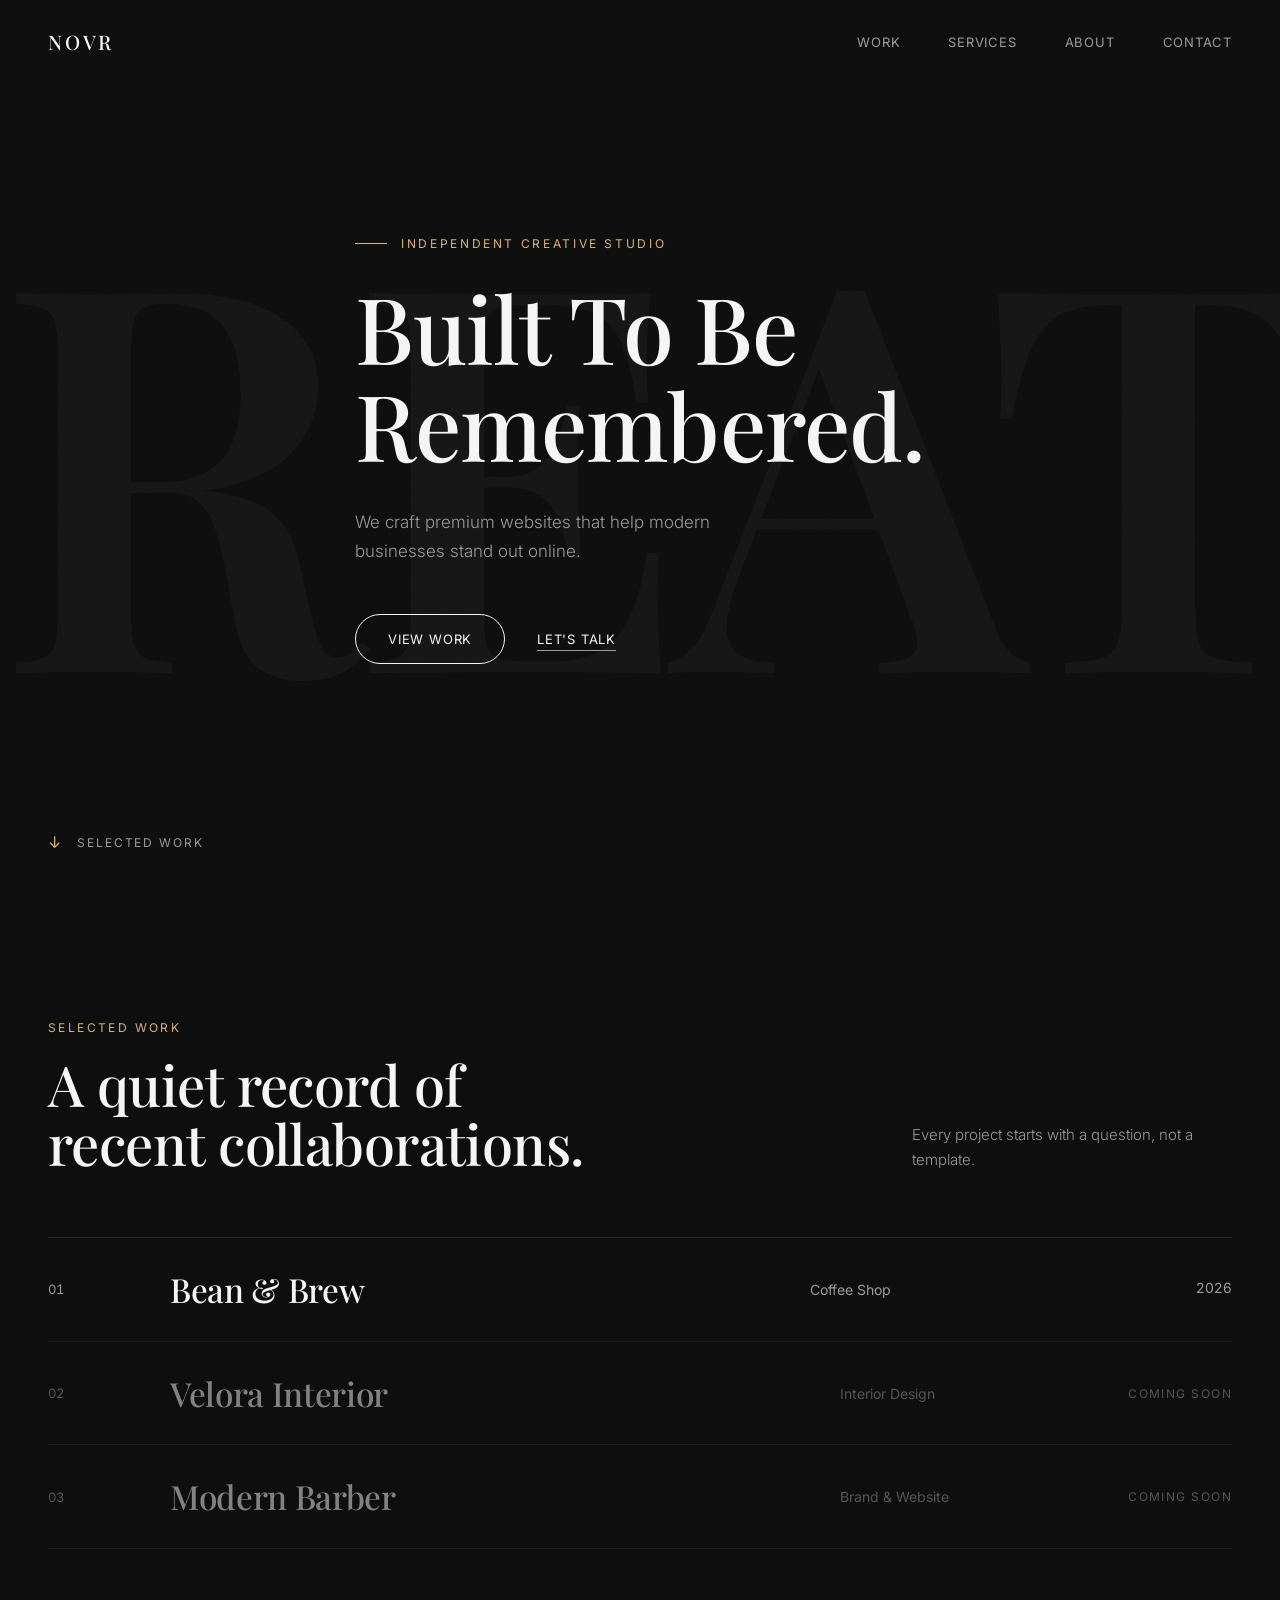
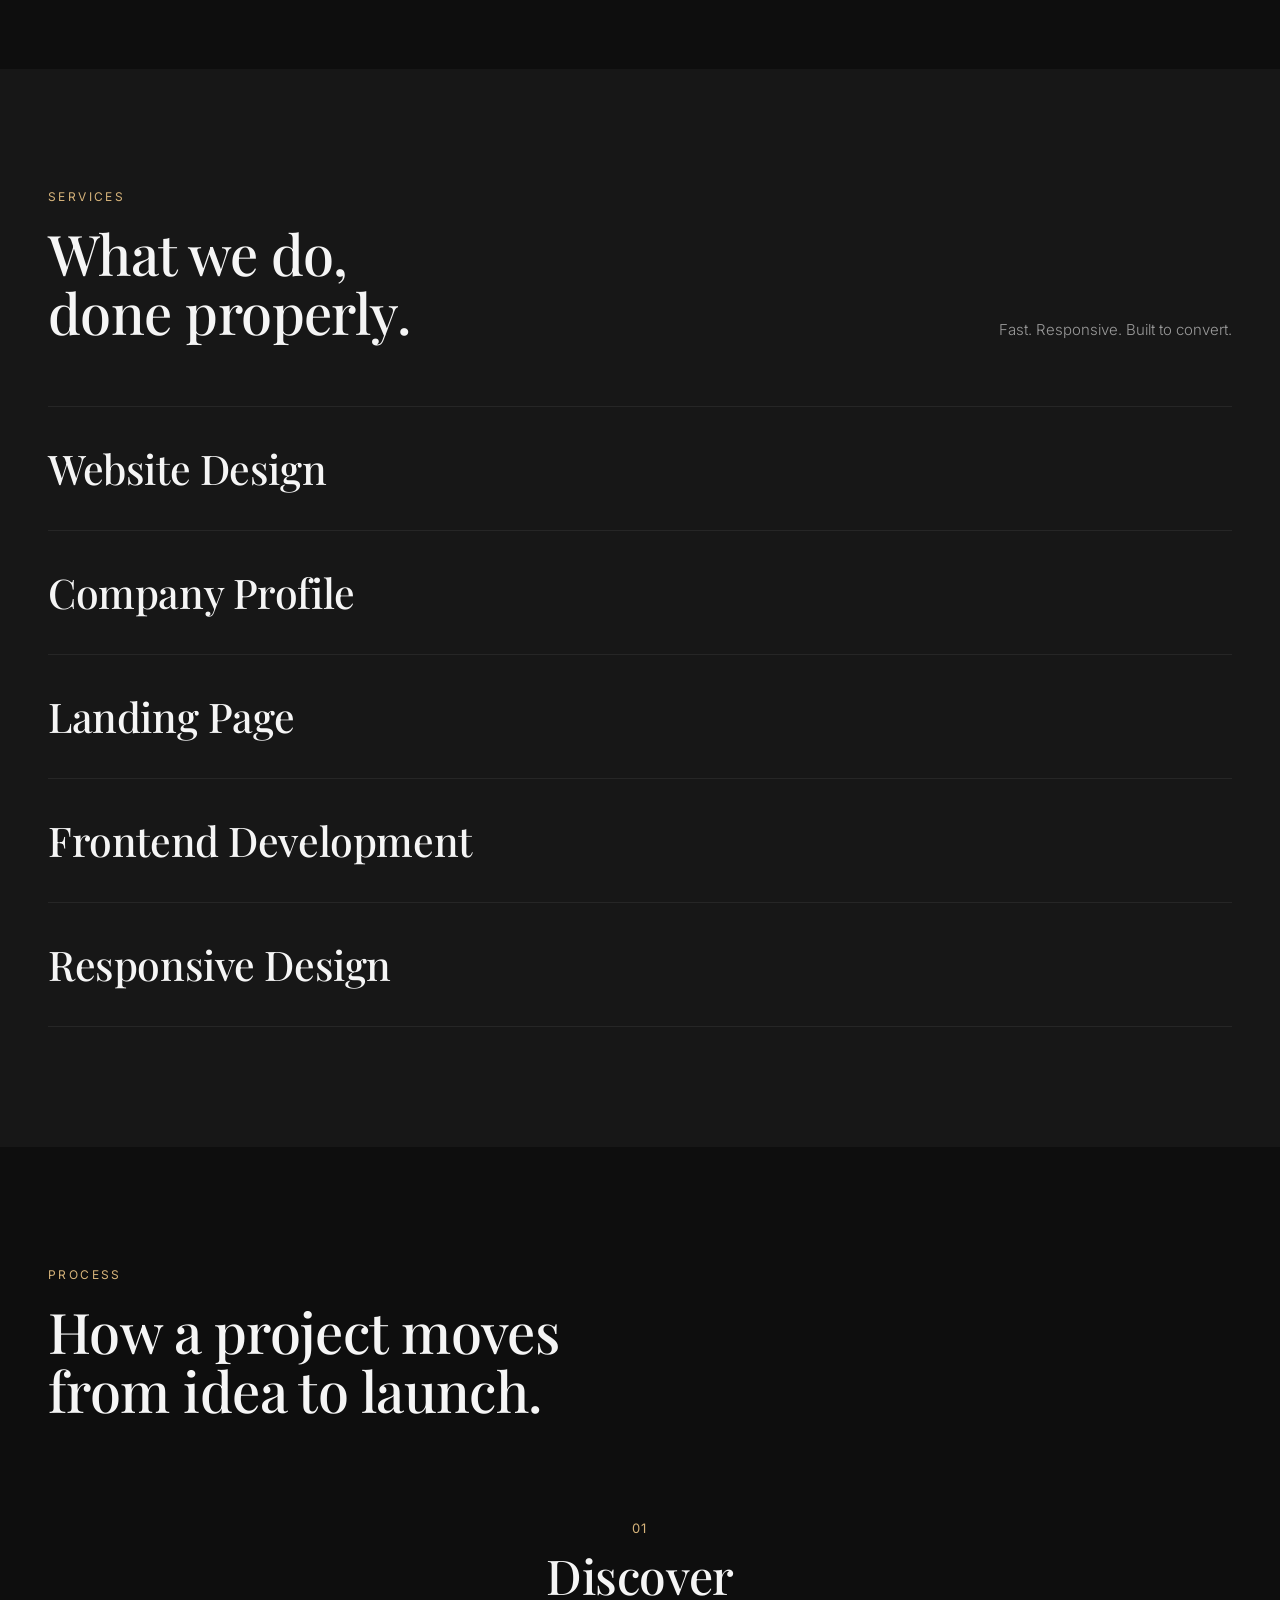
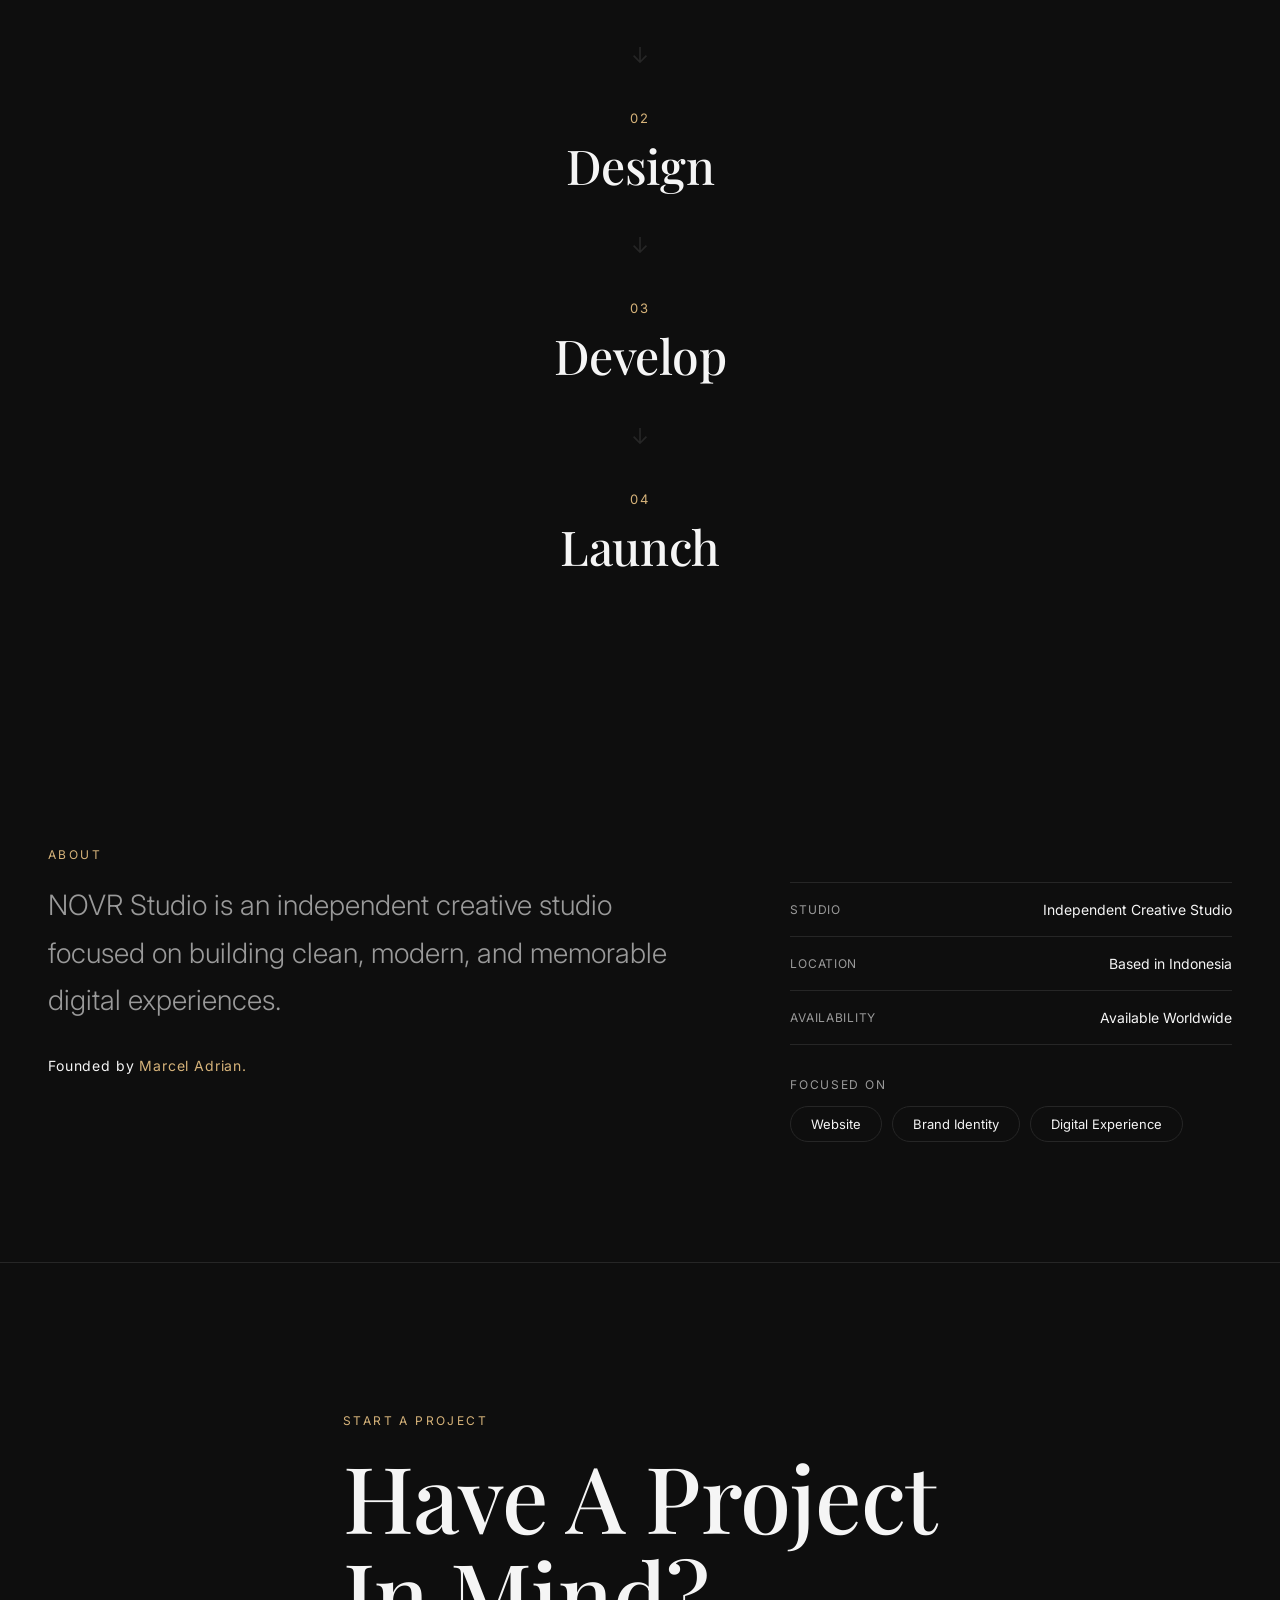
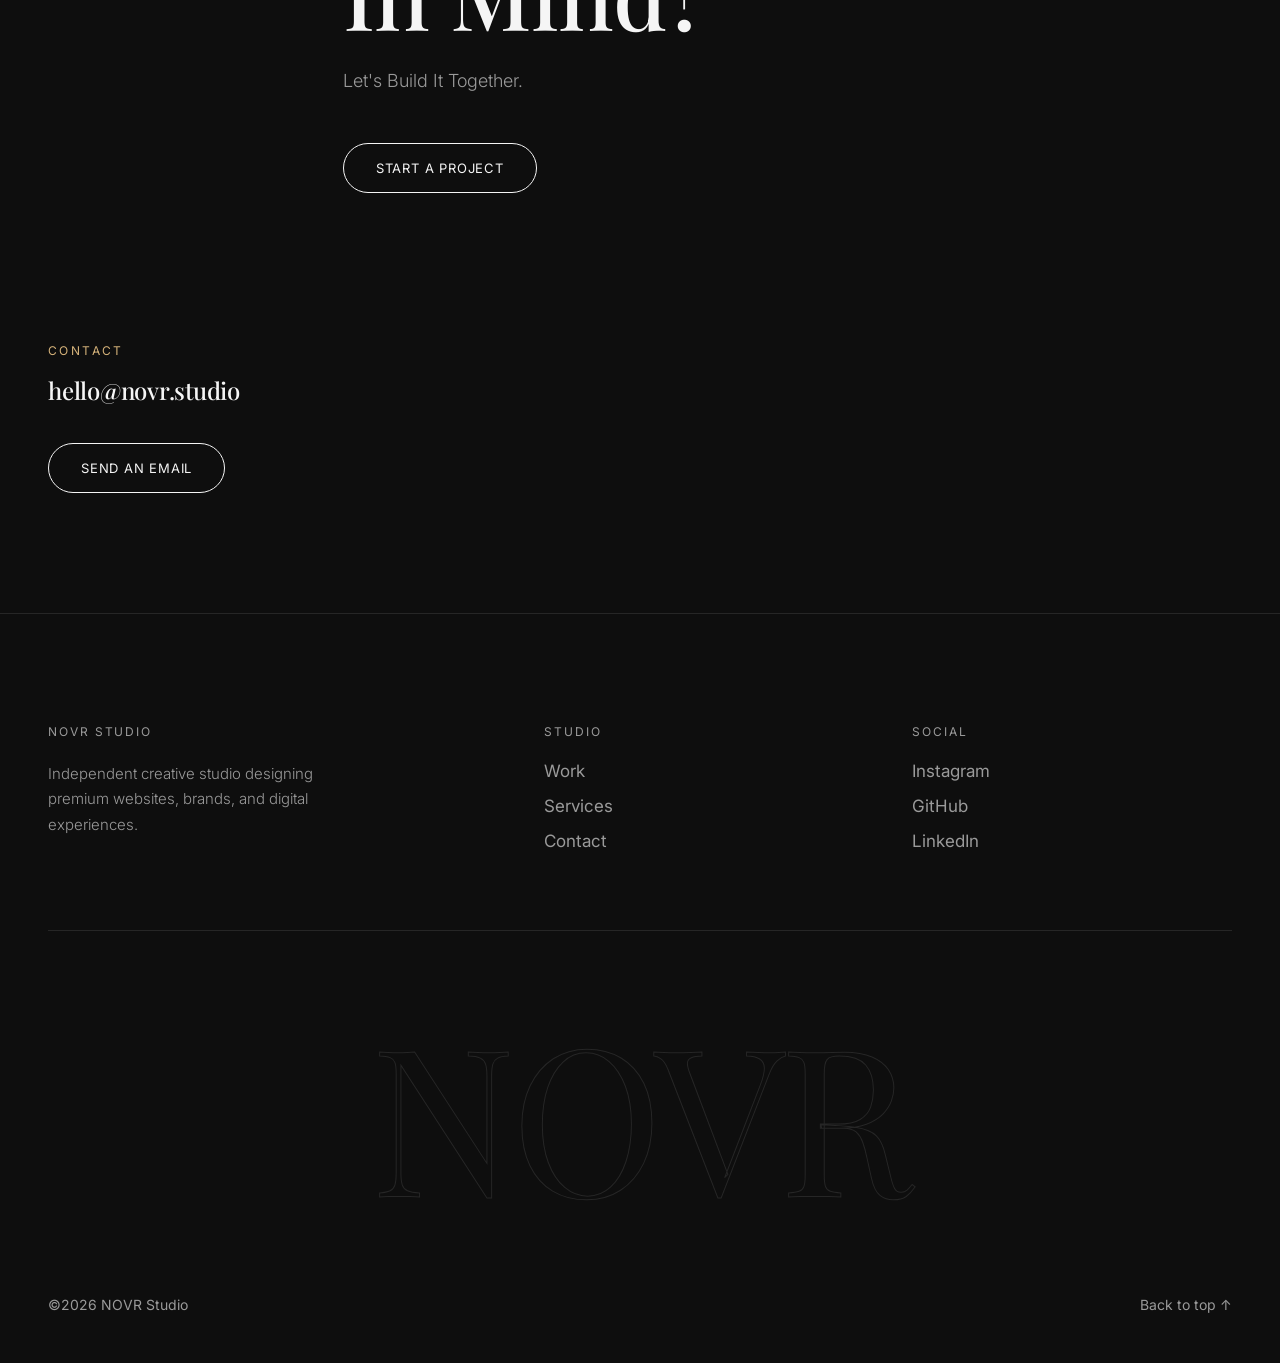
<file: index.html>
<!DOCTYPE html>
<html lang="en">
<head>
<meta charset="UTF-8">
<meta name="viewport" content="width=device-width, initial-scale=1.0">
<title>NOVR Studio — Built To Be Remembered</title>
<meta name="description" content="NOVR is an independent creative studio designing premium websites, brands and digital experiences for modern businesses.">

<meta property="og:title" content="NOVR Studio">
<meta property="og:description" content="Built To Be Remembered. We craft premium websites that help modern businesses stand out online.">
<meta property="og:image" content="assets/images/og-image.jpg">
<meta property="og:type" content="website">

<link rel="icon" type="image/png" href="assets/images/Logo NOVR Putih.png">

<!-- Favicon -->
<link rel="icon" type="image/png" sizes="32x32" href="assets/icons/favicon-32x32.png">
<link rel="apple-touch-icon" sizes="180x180" href="assets/icons/apple-touch-icon.png">
<link rel="shortcut icon" href="assets/icons/favicon.ico">

<link rel="preconnect" href="https://fonts.googleapis.com">
<link rel="preconnect" href="https://fonts.gstatic.com" crossorigin>
<link href="https://fonts.googleapis.com/css2?family=Playfair+Display:ital,wght@0,400;0,500;0,600;1,400&family=Inter:wght@300;400;500;600&display=swap" rel="stylesheet">

<link rel="stylesheet" href="assets/css/style.css">
<link rel="stylesheet" href="assets/css/responsive.css">
</head>
<body>
<div id="loader">
  <div class="loader-content">
      <h1>NOVR</h1>
      <span>Independent Creative Studio</span>
  </div>
</div>

<div class="grain"></div>
<div class="cursor" id="cursor"><span class="cursor-label" id="cursorLabel"></span></div>

<header id="header">
  <div class="wrap">
    <nav>
      <a href="#" class="logo">NOVR</a>
      <ul class="nav-links">
        <li><a href="#work">Work</a></li>
        <li><a href="#services">Services</a></li>
        <li><a href="#about">About</a></li>
        <li><a href="#contact">Contact</a></li>
      </ul>
      <button class="burger" id="burger" aria-label="Menu">
        <span></span><span></span>
      </button>
    </nav>
  </div>
</header>

<div class="mobile-menu" id="mobileMenu">
  <a href="#work">Work</a>
  <a href="#services">Services</a>
  <a href="#about">About</a>
  <a href="#contact">Contact</a>
</div>

<!-- ============ HERO ============ -->
<section class="hero">
  <div class="hero-bg-word" id="heroWord">CREATE</div>
  <div class="wrap hero-inner">
    <div class="eyebrow"><span class="dash"></span><span>Independent Creative Studio</span></div>
    <h1>
      <span class="line"><span>Built To Be</span></span>
      <span class="line"><span>Remembered.</span></span>
    </h1>
    <p class="hero-sub">We craft premium websites that help modern businesses stand out online.</p>
    <div class="hero-actions">
      <a href="#work" class="btn">View Work</a>
      <a href="#contact" class="btn btn-ghost">Let's Talk</a>
    </div>
  </div>
  <div class="scroll-cue"><span class="arrow">↓</span><span>Selected Work</span></div>
</section>

<!-- ============ SELECTED WORK ============ -->
<section id="work">
  <div class="wrap">
    <div class="section-head reveal">
      <div>
        <span class="section-tag">Selected Work</span>
        <h2>A quiet record of<br>recent collaborations.</h2>
      </div>
      <p>Every project starts with a question, not a template.</p>
    </div>

    <div class="work-list">

      <div class="work-item is-live reveal" data-href="work/bean-and-brew.html">
        <span class="work-index">01</span>
        <span class="work-title serif">Bean &amp; Brew</span>
        <span class="work-cat">Coffee Shop</span>
        <span class="work-meta">
          <span class="work-year">2026</span>
          <span class="work-view">View Project →</span>
        </span>
        <div class="work-preview"><img src="assets/images/projects/bean-n-brew.png" alt="Bean & Brew project preview"></div>
      </div>

      <div class="work-item is-soon reveal">
        <span class="work-index">02</span>
        <span class="work-title serif">Velora Interior</span>
        <span class="work-cat">Interior Design</span>
        <span class="work-soon">Coming Soon</span>
      </div>

      <div class="work-item is-soon reveal">
        <span class="work-index">03</span>
        <span class="work-title serif">Modern Barber</span>
        <span class="work-cat">Brand &amp; Website</span>
        <span class="work-soon">Coming Soon</span>
      </div>

    </div>
  </div>
</section>

<!-- ============ SERVICES ============ -->
<section id="services" class="services">
  <div class="wrap">
    <div class="section-head reveal">
      <div>
        <span class="section-tag">Services</span>
        <h2>What we do,<br>done properly.</h2>
      </div>
      <p>Fast. Responsive. Built to convert.</p>
    </div>

    <div class="service-list">
      <a href="services/website-design.html" class="service-item reveal"><h3 class="serif"><span>Website Design</span></h3><span class="service-arrow">→</span></a>
      <a href="services/company-profile.html" class="service-item reveal"><h3 class="serif"><span>Company Profile</span></h3><span class="service-arrow">→</span></a>
      <a href="services/landing-page.html" class="service-item reveal"><h3 class="serif"><span>Landing Page</span></h3><span class="service-arrow">→</span></a>
      <a href="services/frontend-development.html" class="service-item reveal"><h3 class="serif"><span>Frontend Development</span></h3><span class="service-arrow">→</span></a>
      <a href="services/responsive-design.html" class="service-item reveal"><h3 class="serif"><span>Responsive Design</span></h3><span class="service-arrow">→</span></a>
    </div>
  </div>
</section>

<!-- ============ PROCESS ============ -->
<section id="process">
  <div class="wrap">
    <div class="section-head reveal">
      <div>
        <span class="section-tag">Process</span>
        <h2>How a project moves<br>from idea to launch.</h2>
      </div>
    </div>

    <div class="process-list">
      <div class="process-item reveal">
        <span class="process-num">01</span>
        <h3 class="serif">Discover</h3>
      </div>
      <span class="process-arrow">↓</span>
      <div class="process-item reveal">
        <span class="process-num">02</span>
        <h3 class="serif">Design</h3>
      </div>
      <span class="process-arrow">↓</span>
      <div class="process-item reveal">
        <span class="process-num">03</span>
        <h3 class="serif">Develop</h3>
      </div>
      <span class="process-arrow">↓</span>
      <div class="process-item reveal">
        <span class="process-num">04</span>
        <h3 class="serif">Launch</h3>
      </div>
    </div>
  </div>
</section>

<!-- ============ ABOUT ============ -->
<section id="about">
  <div class="wrap">
    <span class="section-tag reveal">About</span>
    <div class="about-grid-layout">
      <div class="about-inner reveal">
        <p>NOVR Studio is an independent creative studio focused on building clean, modern, and memorable digital experiences.</p>
        <div class="about-founder">Founded by <span>Marcel Adrian.</span></div>
      </div>
      <div class="reveal">
        <ul class="about-meta">
          <li><span class="label">Studio</span><span class="val">Independent Creative Studio</span></li>
          <li><span class="label">Location</span><span class="val">Based in Indonesia</span></li>
          <li><span class="label">Availability</span><span class="val">Available Worldwide</span></li>
        </ul>
        <div class="about-focus">
          <span class="label">Focused On</span>
          <div class="focus-tags">
            <span>Website</span>
            <span>Brand Identity</span>
            <span>Digital Experience</span>
          </div>
        </div>
      </div>
    </div>
  </div>
</section>

<!-- ============ CTA ============ -->
<section class="cta">
  <div class="wrap cta-inner">
    <span class="section-tag reveal">Start A Project</span>
    <h2 class="reveal">Have A Project<br>In Mind?</h2>
    <p class="cta-sub reveal">Let's Build It Together.</p>
    <a href="#contact" class="btn reveal">Start A Project</a>
  </div>
</section>

<!-- ============ CONTACT (anchor target for nav) ============ -->
<section id="contact" style="padding-top:0;">
  <div class="wrap">
    <span class="section-tag reveal">Contact</span>
    <h2 class="reveal" style="margin-bottom:40px;">hello@novr.studio</h2>
    <a href="mailto:hello@novr.studio" class="btn reveal">Send An Email</a>
  </div>
</section>

<!-- ============ FOOTER ============ -->
<footer>
  <div class="wrap">
    <div class="footer-top">
      <div class="footer-col">
        <span class="label">NOVR Studio</span>
        <p>Independent creative studio designing premium websites, brands, and digital experiences.</p>
      </div>
      <div class="footer-col">
        <span class="label">Studio</span>
        <a href="#work">Work</a>
        <a href="#services">Services</a>
        <a href="#contact">Contact</a>
      </div>
      <div class="footer-col">
        <span class="label">Social</span>
        <a href="#" target="_blank" rel="noopener">Instagram</a>
        <a href="#" target="_blank" rel="noopener">GitHub</a>
        <a href="#" target="_blank" rel="noopener">LinkedIn</a>
      </div>
    </div>
  </div>
  <div class="footer-word">NOVR</div>
  <div class="wrap footer-bottom">
    <span>©2026 NOVR Studio</span>
    <a href="#" onclick="window.scrollTo({top:0,behavior:'smooth'});return false;">Back to top ↑</a>
  </div>
</footer>

<script src="assets/js/main.js"></script>
</body>
</html>
</file>
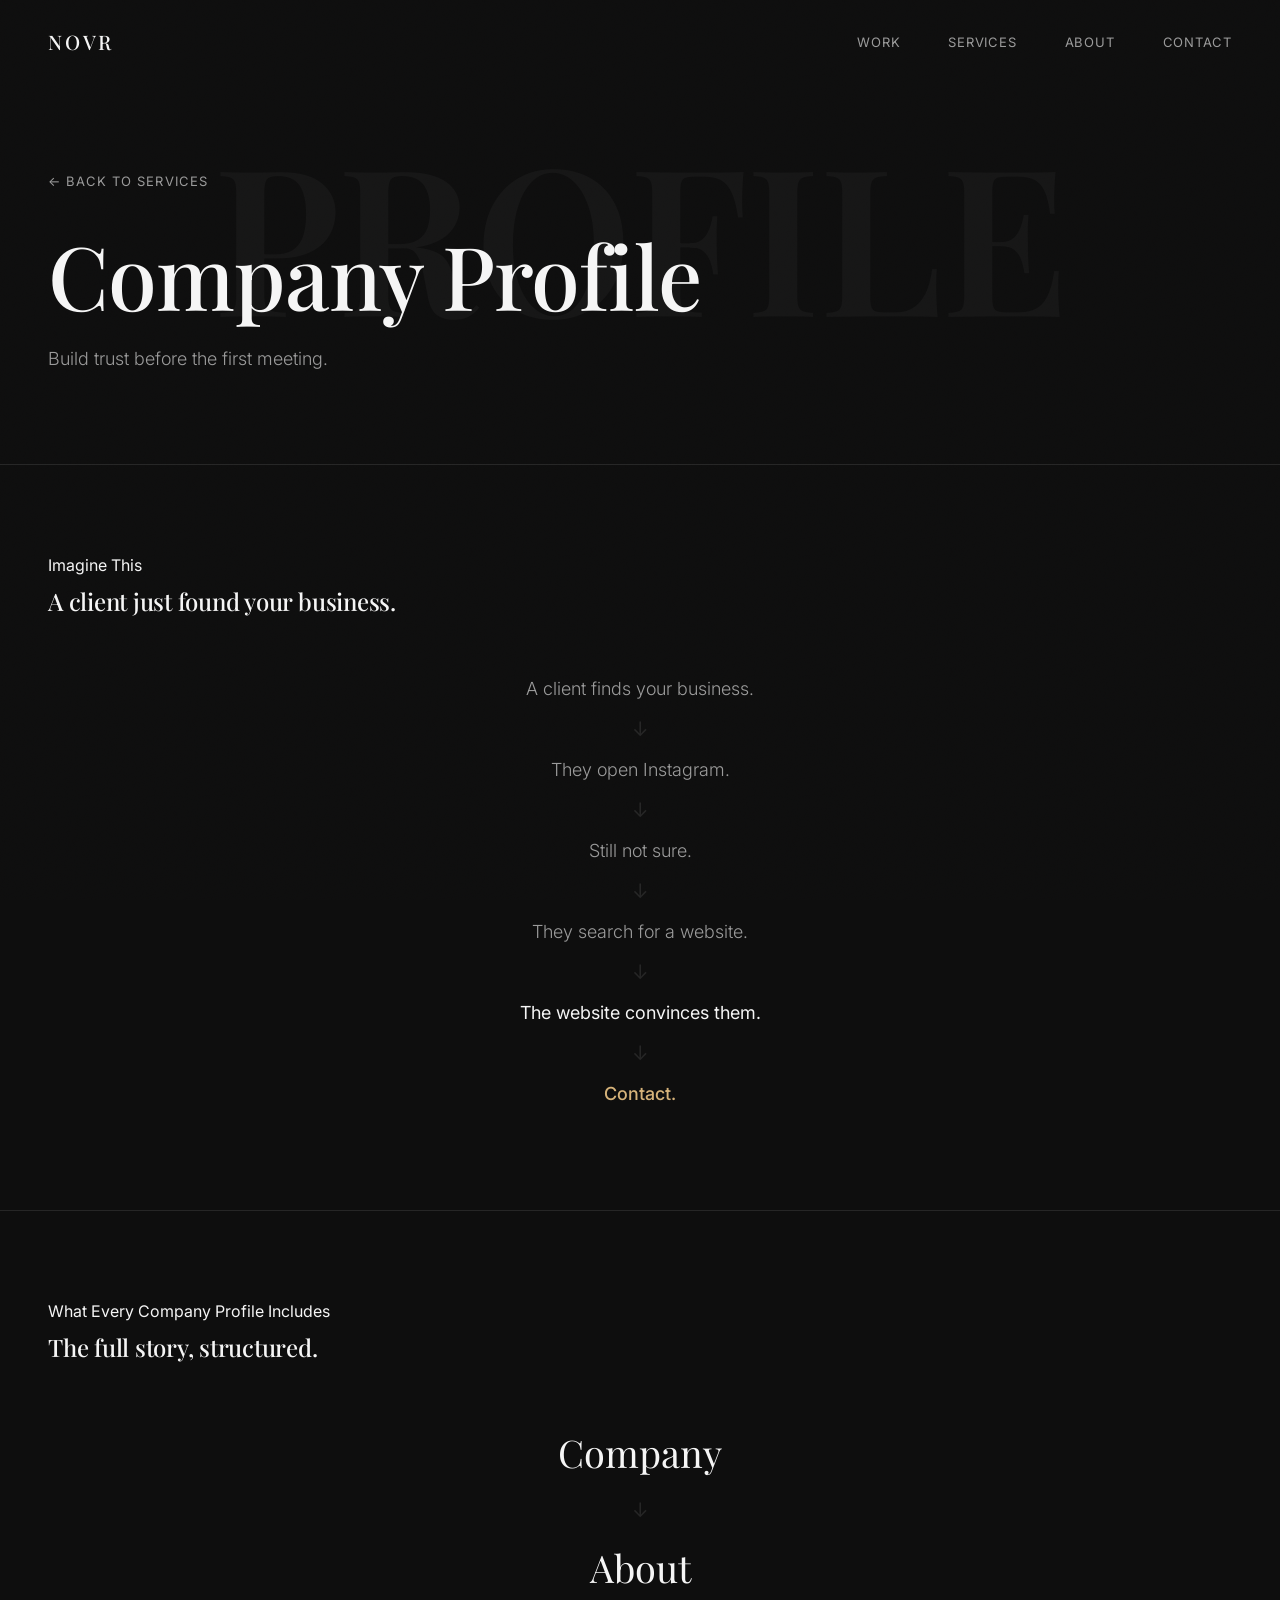
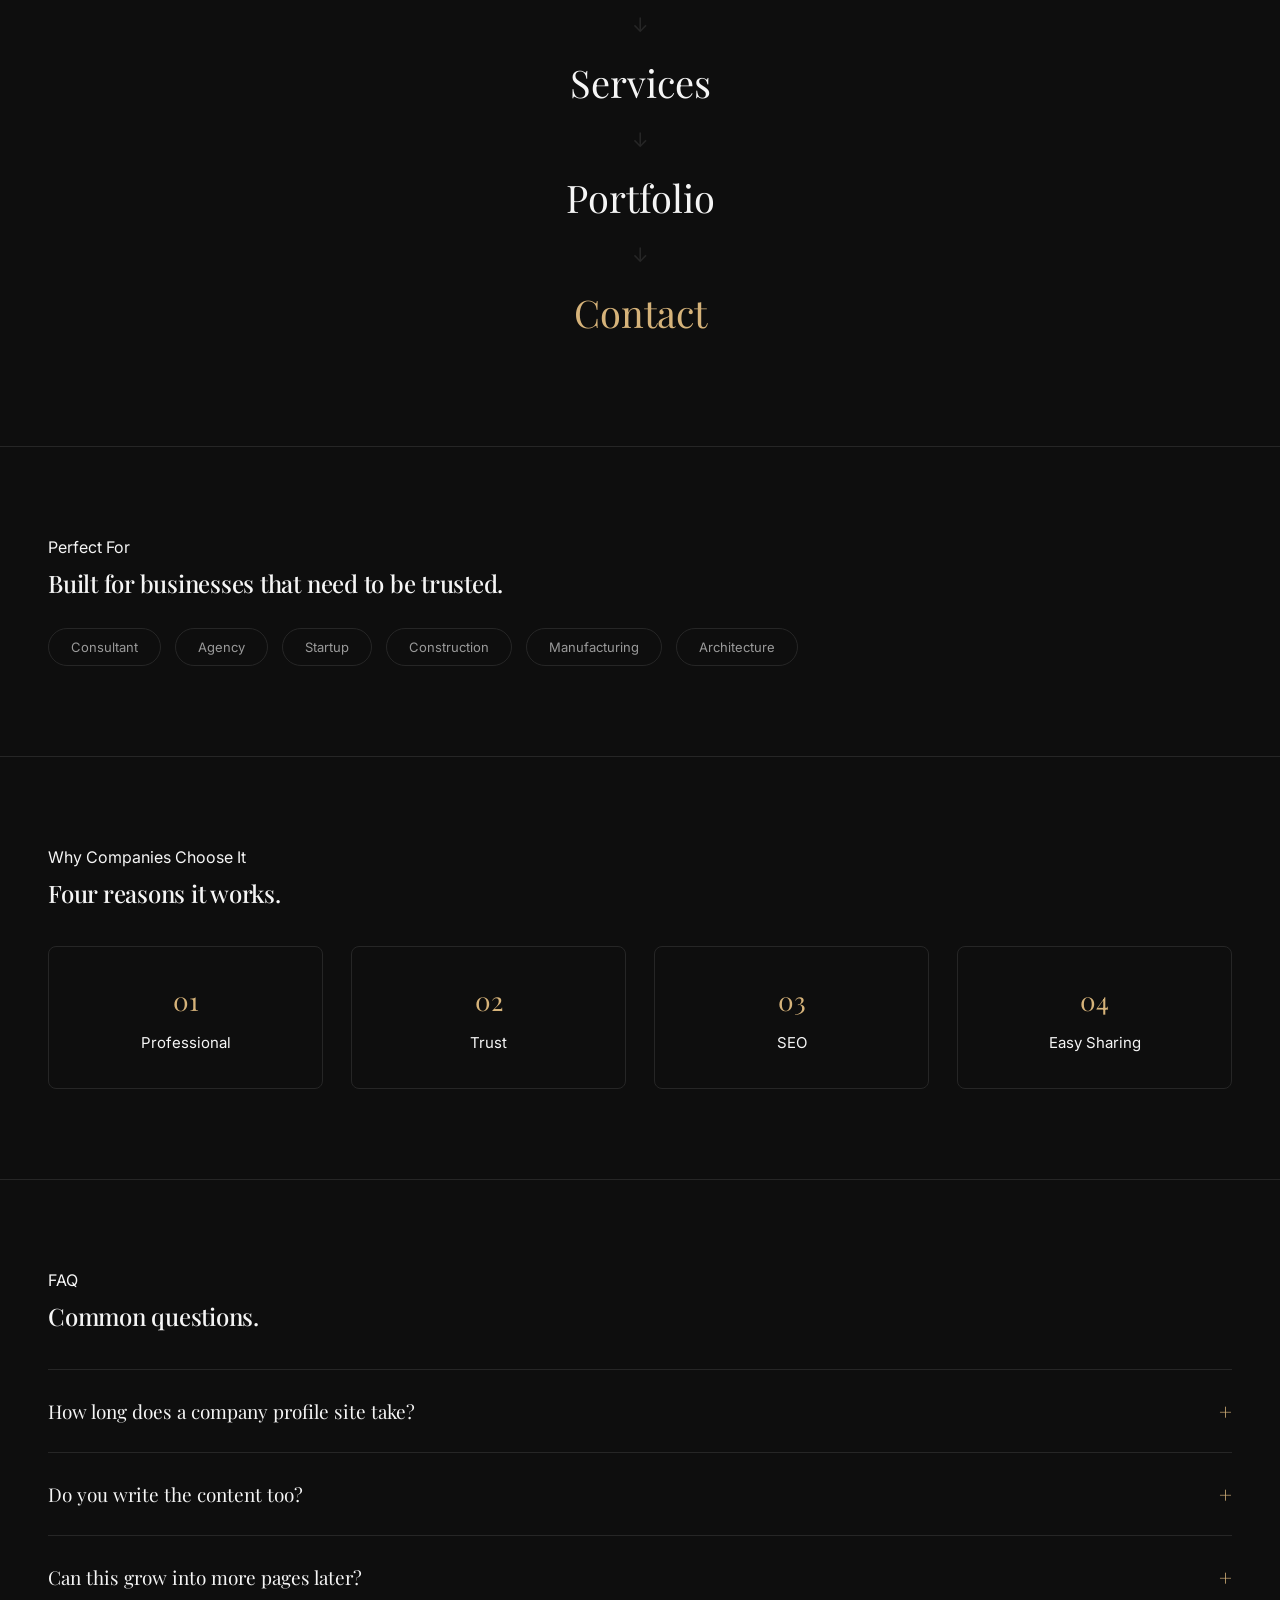
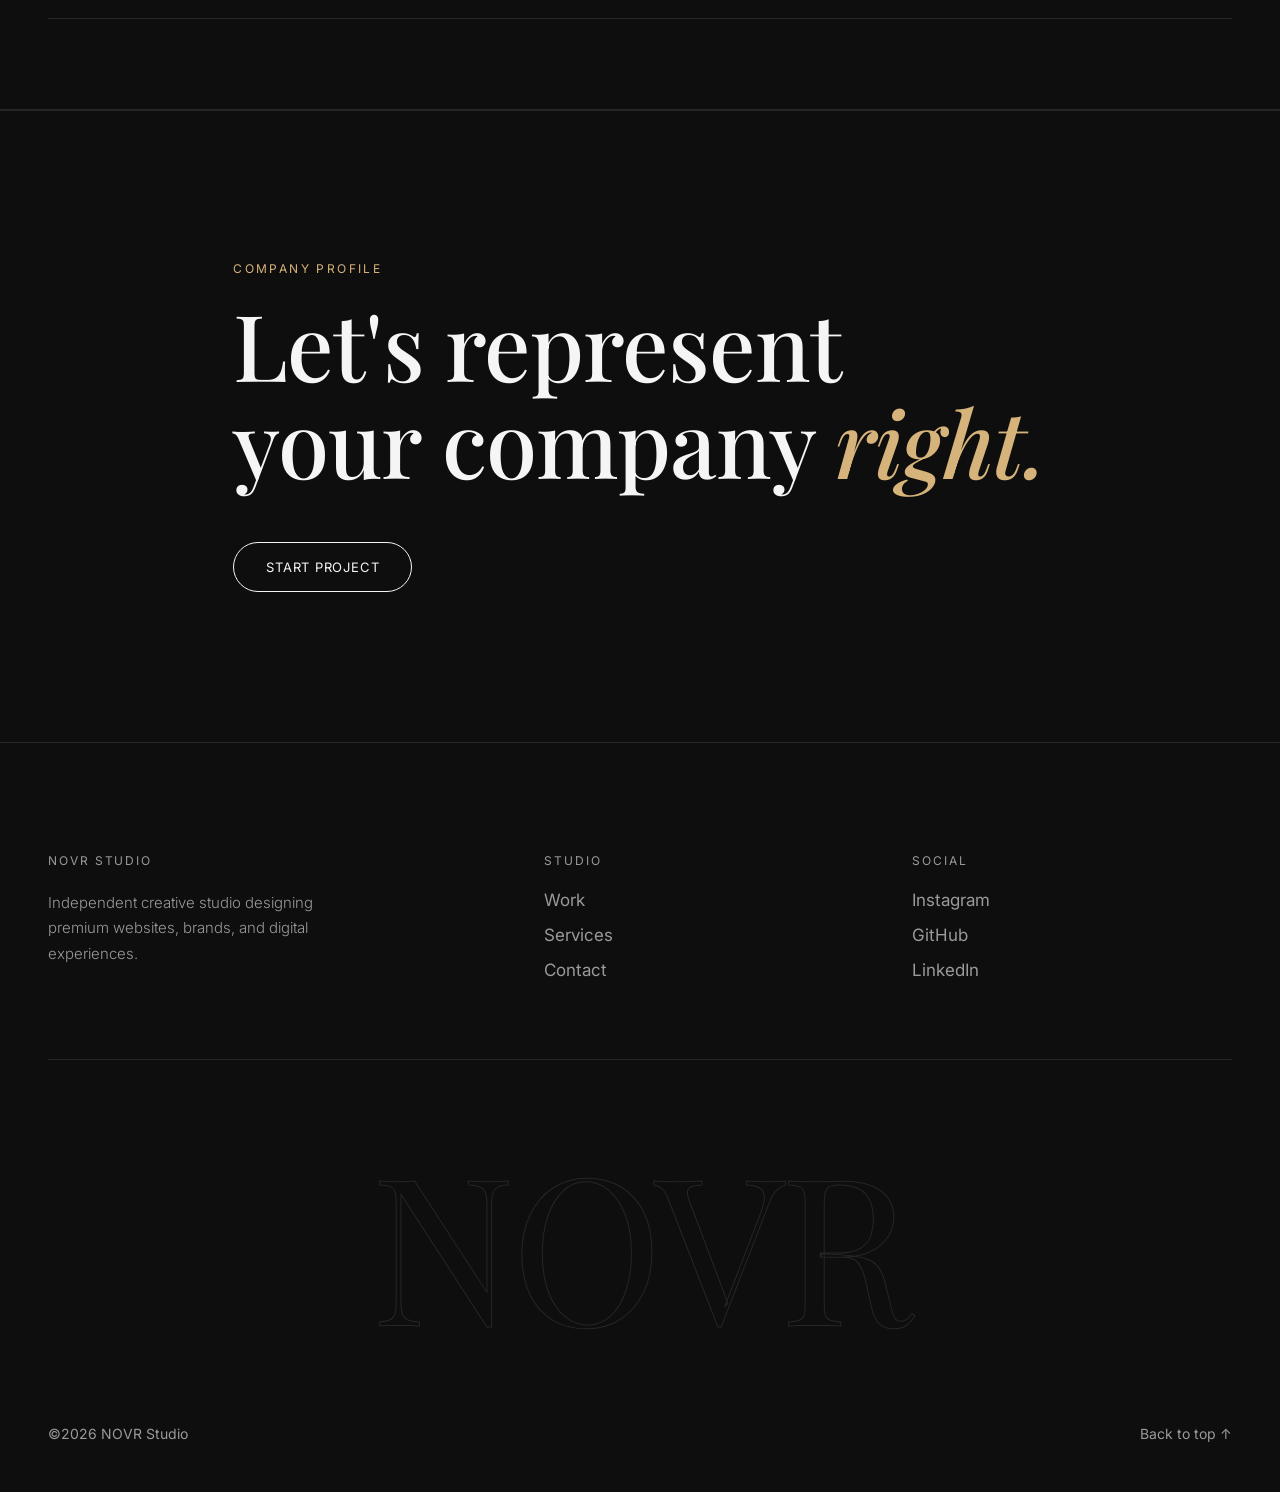
<file: services/company-profile.html>
<!DOCTYPE html>
<html lang="en">
<head>
<meta charset="UTF-8">
<meta name="viewport" content="width=device-width, initial-scale=1.0">
<title>Company Profile | NOVR Studio</title>
<meta name="description" content="Build trust before the first meeting — by NOVR Studio.">
<link rel="icon" type="image/png" href="../assets/images/Logo NOVR.png">
<link rel="icon" href="../favicon.ico">
<link rel="preconnect" href="https://fonts.googleapis.com">
<link rel="preconnect" href="https://fonts.gstatic.com" crossorigin>
<link href="https://fonts.googleapis.com/css2?family=Playfair+Display:ital,wght@0,500;0,600;1,400&family=Inter:wght@300;400;500;600&display=swap" rel="stylesheet">
<link rel="stylesheet" href="../assets/css/style.css">
<link rel="stylesheet" href="../assets/css/responsive.css">
</head>
<body>

<div class="grain"></div>
<div class="cursor" id="cursor"><span class="cursor-label" id="cursorLabel"></span></div>

<header id="header" class="scrolled">
  <div class="wrap">
    <nav>
      <a href="../index.html" class="logo">NOVR</a>
      <ul class="nav-links">
        <li><a href="../index.html#work">Work</a></li>
        <li><a href="../index.html#services">Services</a></li>
        <li><a href="../index.html#about">About</a></li>
        <li><a href="../index.html#contact">Contact</a></li>
      </ul>
      <button class="burger" id="burger" aria-label="Menu"><span></span><span></span></button>
    </nav>
  </div>
</header>

<div class="mobile-menu" id="mobileMenu">
  <a href="../index.html#work">Work</a>
  <a href="../index.html#services">Services</a>
  <a href="../index.html#about">About</a>
  <a href="../index.html#contact">Contact</a>
</div>

<!-- ============ HERO ============ -->
<section class="cs-hero">
  <div class="cs-bg-word" id="heroWord">PROFILE</div>
  <div class="wrap">
    <a href="../index.html#services" class="cs-back">← Back to Services</a>
    <h1 class="serif">Company Profile</h1>
    <p class="svc-sub">Build trust before the first meeting.</p>
  </div>
</section>

<!-- ============ SECTION 1: IMAGINE THIS ============ -->
<section class="cs-section">
  <div class="wrap">
    <span class="cs-label reveal">Imagine This</span>
    <h2 class="serif reveal" style="margin:14px 0 48px;">A client just found your business.</h2>
    <div class="flow-list">
      <div class="flow-item is-sentence reveal">A client finds your business.</div>
      <span class="flow-arrow">↓</span>
      <div class="flow-item is-sentence reveal">They open Instagram.</div>
      <span class="flow-arrow">↓</span>
      <div class="flow-item is-sentence reveal" style="color:var(--gray);">Still not sure.</div>
      <span class="flow-arrow">↓</span>
      <div class="flow-item is-sentence reveal">They search for a website.</div>
      <span class="flow-arrow">↓</span>
      <div class="flow-item is-sentence reveal" style="color:var(--white); font-weight:400;">The website convinces them.</div>
      <span class="flow-arrow">↓</span>
      <div class="flow-item is-sentence reveal" style="color:var(--accent); font-weight:500;">Contact.</div>
    </div>
  </div>
</section>

<!-- ============ SECTION 2: WHAT'S INCLUDED ============ -->
<section class="cs-section">
  <div class="wrap">
    <span class="cs-label reveal">What Every Company Profile Includes</span>
    <h2 class="serif reveal" style="margin:14px 0 48px;">The full story, structured.</h2>
    <div class="flow-list">
      <div class="flow-item reveal">Company</div>
      <span class="flow-arrow">↓</span>
      <div class="flow-item reveal">About</div>
      <span class="flow-arrow">↓</span>
      <div class="flow-item reveal">Services</div>
      <span class="flow-arrow">↓</span>
      <div class="flow-item reveal">Portfolio</div>
      <span class="flow-arrow">↓</span>
      <div class="flow-item reveal" style="color:var(--accent);">Contact</div>
    </div>
  </div>
</section>

<!-- ============ SECTION 3: PERFECT FOR ============ -->
<section class="cs-section">
  <div class="wrap">
    <span class="cs-label reveal">Perfect For</span>
    <h2 class="serif reveal" style="margin:14px 0 32px;">Built for businesses that need to be trusted.</h2>
    <div class="cs-stack reveal">
      <span>Consultant</span>
      <span>Agency</span>
      <span>Startup</span>
      <span>Construction</span>
      <span>Manufacturing</span>
      <span>Architecture</span>
    </div>
  </div>
</section>

<!-- ============ SECTION 4: WHY COMPANIES CHOOSE IT ============ -->
<section class="cs-section">
  <div class="wrap">
    <span class="cs-label reveal">Why Companies Choose It</span>
    <h2 class="serif reveal" style="margin:14px 0 40px;">Four reasons it works.</h2>
    <div class="benefit-grid">
      <div class="benefit-item reveal"><span class="benefit-num">01</span><span class="label">Professional</span></div>
      <div class="benefit-item reveal"><span class="benefit-num">02</span><span class="label">Trust</span></div>
      <div class="benefit-item reveal"><span class="benefit-num">03</span><span class="label">SEO</span></div>
      <div class="benefit-item reveal"><span class="benefit-num">04</span><span class="label">Easy Sharing</span></div>
    </div>
  </div>
</section>

<!-- ============ FAQ ============ -->
<section class="cs-section">
  <div class="wrap">
    <span class="cs-label reveal">FAQ</span>
    <h2 class="serif reveal" style="margin:14px 0 40px;">Common questions.</h2>
    <div class="faq-list">
      <details class="faq-item reveal">
        <summary>How long does a company profile site take?</summary>
        <p>Most company profile sites take two to three weeks from discovery to launch, depending on how much content and how many pages are involved.</p>
      </details>
      <details class="faq-item reveal">
        <summary>Do you write the content too?</summary>
        <p>We can work with content you already have, or help shape it together during the discovery phase — whichever fits your timeline better.</p>
      </details>
      <details class="faq-item reveal">
        <summary>Can this grow into more pages later?</summary>
        <p>Yes. Every profile site is built on a structure that can expand — new services, new team pages, or a blog — without a redesign.</p>
      </details>
    </div>
  </div>
</section>

<!-- ============ CTA ============ -->
<section class="cta">
  <div class="wrap cta-inner">
    <span class="section-tag reveal">Company Profile</span>
    <h2 class="reveal">Let's represent<br>your company <em>right.</em></h2>
    <a href="../index.html#contact" class="btn reveal">Start Project</a>
  </div>
</section>

<!-- ============ FOOTER ============ -->
<footer>
  <div class="wrap">
    <div class="footer-top">
      <div class="footer-col"><span class="label">NOVR Studio</span><p>Independent creative studio designing premium websites, brands, and digital experiences.</p></div>
      <div class="footer-col"><span class="label">Studio</span><a href="../index.html#work">Work</a><a href="../index.html#services">Services</a><a href="../index.html#contact">Contact</a></div>
      <div class="footer-col"><span class="label">Social</span><a href="#" target="_blank" rel="noopener">Instagram</a><a href="#" target="_blank" rel="noopener">GitHub</a><a href="#" target="_blank" rel="noopener">LinkedIn</a></div>
    </div>
  </div>
  <div class="footer-word">NOVR</div>
  <div class="wrap footer-bottom">
    <span>©2026 NOVR Studio</span>
    <a href="#" onclick="window.scrollTo({top:0,behavior:'smooth'});return false;">Back to top ↑</a>
  </div>
</footer>

<script src="../assets/js/main.js"></script>
</body>
</html>
</file>
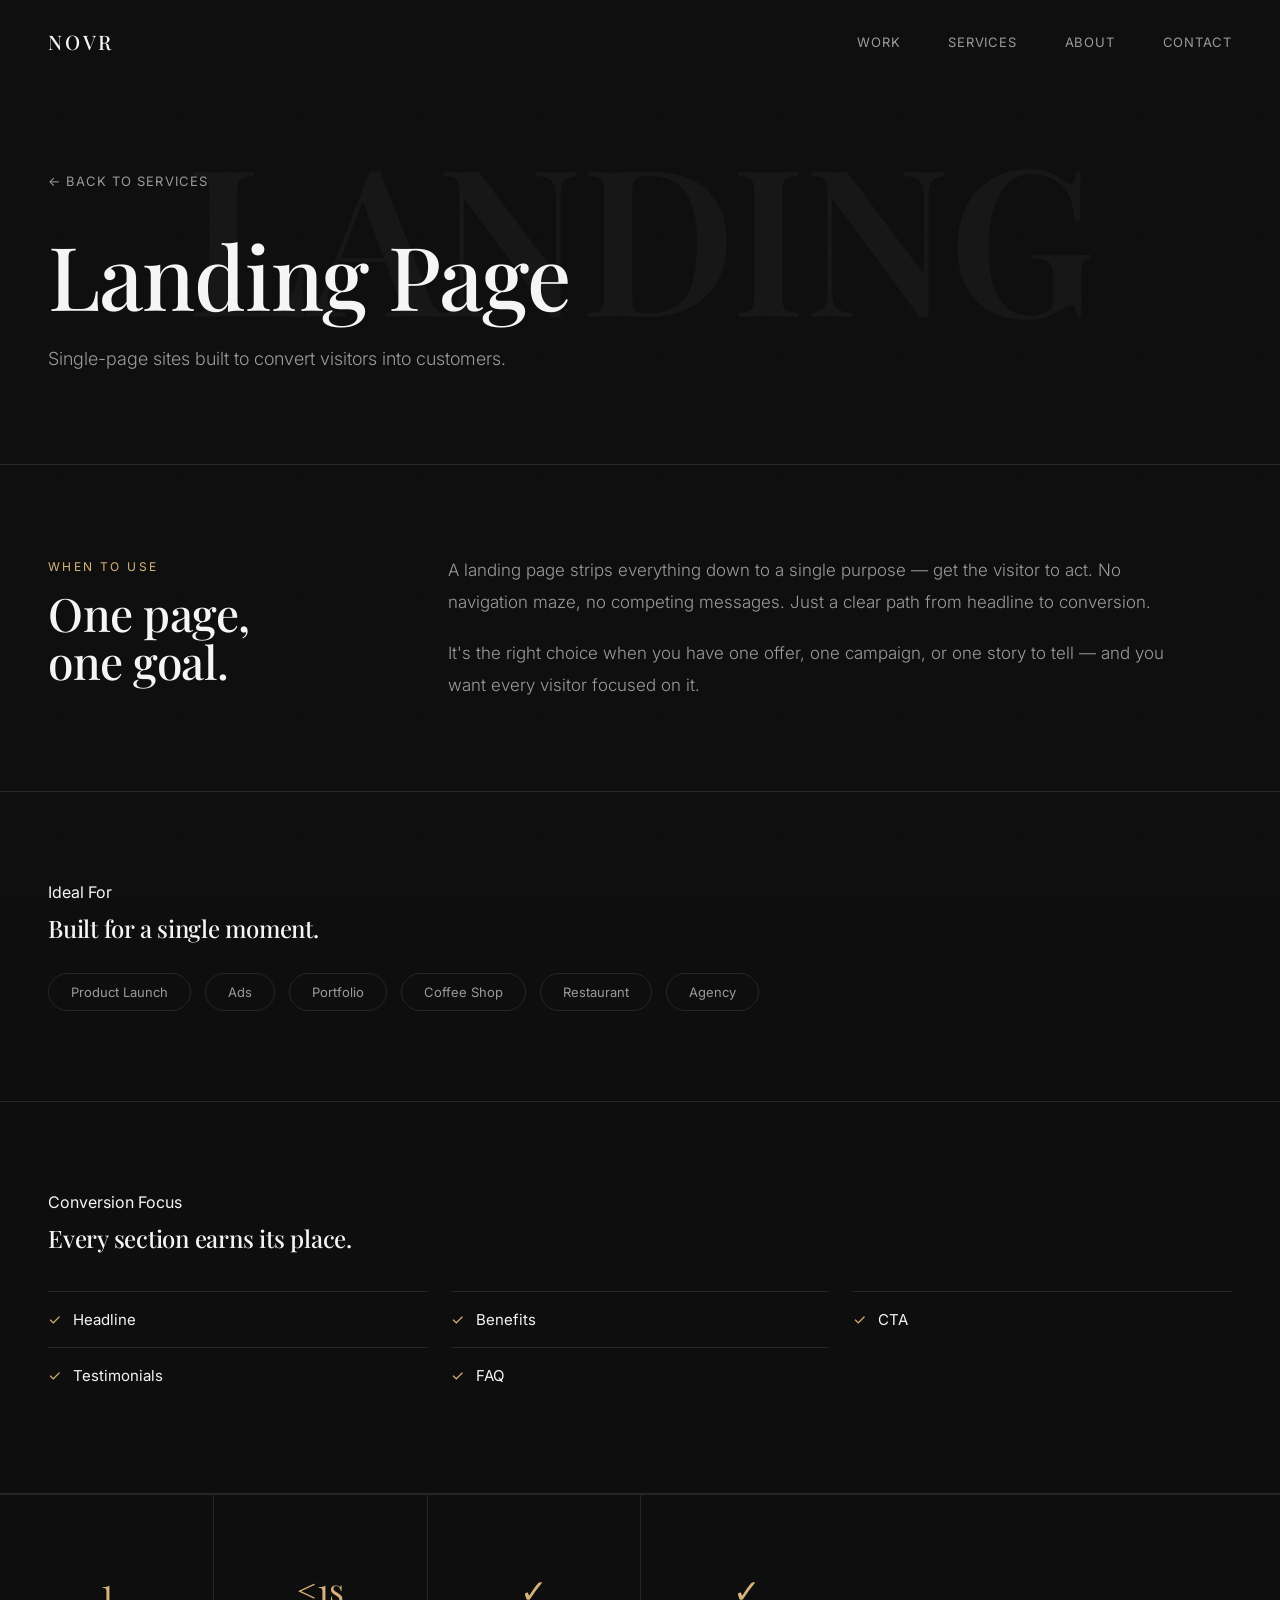
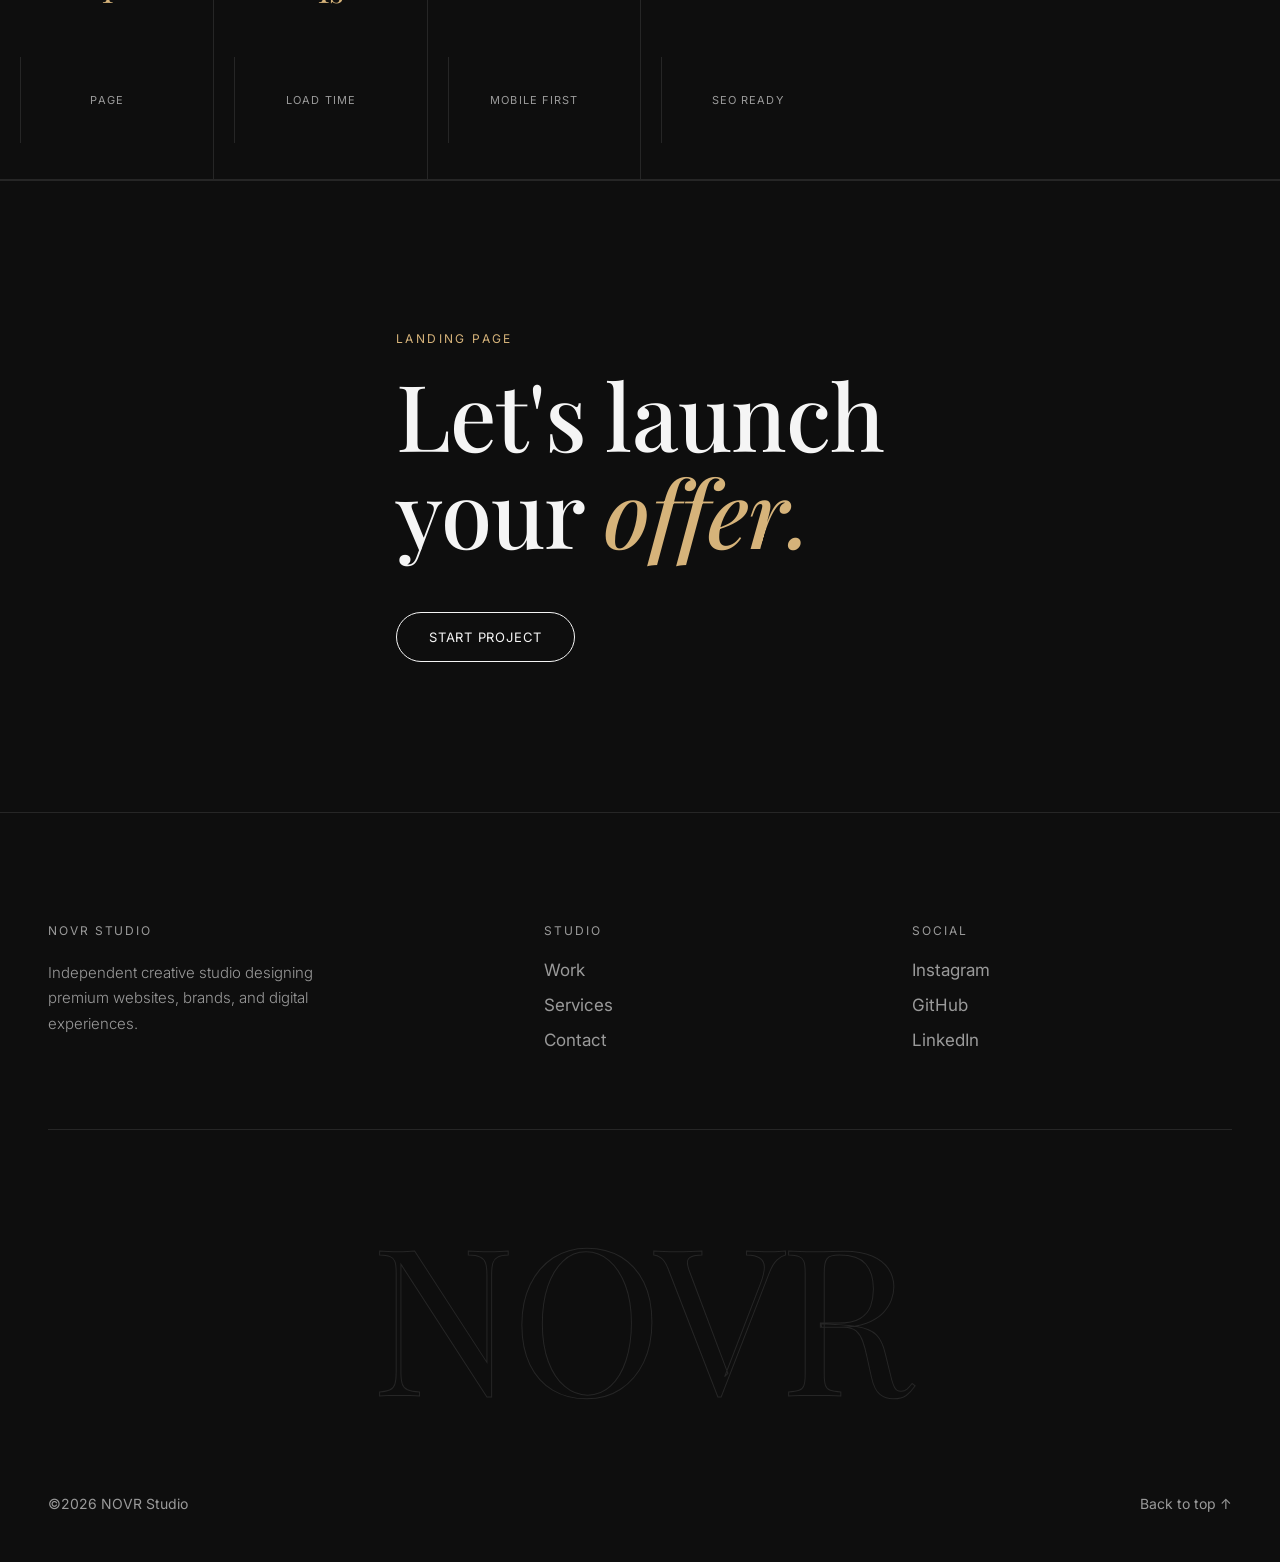
<file: services/landing-page.html>
<!DOCTYPE html>
<html lang="en">
<head>
<meta charset="UTF-8">
<meta name="viewport" content="width=device-width, initial-scale=1.0">
<title>Landing Page | NOVR Studio</title>
<meta name="description" content="Single-page sites built to convert visitors into customers — by NOVR Studio.">
<link rel="icon" type="image/png" href="../assets/images/Logo NOVR.png">
<link rel="icon" href="../favicon.ico">
<link rel="preconnect" href="https://fonts.googleapis.com">
<link rel="preconnect" href="https://fonts.gstatic.com" crossorigin>
<link href="https://fonts.googleapis.com/css2?family=Playfair+Display:ital,wght@0,500;0,600;1,400&family=Inter:wght@300;400;500;600&display=swap" rel="stylesheet">
<link rel="stylesheet" href="../assets/css/style.css">
<link rel="stylesheet" href="../assets/css/responsive.css">
</head>
<body>

<div class="grain"></div>
<div class="cursor" id="cursor"><span class="cursor-label" id="cursorLabel"></span></div>

<header id="header" class="scrolled">
  <div class="wrap">
    <nav>
      <a href="../index.html" class="logo">NOVR</a>
      <ul class="nav-links">
        <li><a href="../index.html#work">Work</a></li>
        <li><a href="../index.html#services">Services</a></li>
        <li><a href="../index.html#about">About</a></li>
        <li><a href="../index.html#contact">Contact</a></li>
      </ul>
      <button class="burger" id="burger" aria-label="Menu"><span></span><span></span></button>
    </nav>
  </div>
</header>

<div class="mobile-menu" id="mobileMenu">
  <a href="../index.html#work">Work</a>
  <a href="../index.html#services">Services</a>
  <a href="../index.html#about">About</a>
  <a href="../index.html#contact">Contact</a>
</div>

<!-- ============ HERO ============ -->
<section class="cs-hero">
  <div class="cs-bg-word" id="heroWord">LANDING</div>
  <div class="wrap">
    <a href="../index.html#services" class="cs-back">← Back to Services</a>
    <h1 class="serif">Landing Page</h1>
    <p class="svc-sub">Single-page sites built to convert visitors into customers.</p>
  </div>
</section>

<!-- ============ WHEN TO USE ============ -->
<section class="cs-section">
  <div class="wrap cs-grid">
    <div>
      <span class="cs-label">When To Use</span>
      <h2 class="serif">One page,<br>one goal.</h2>
    </div>
    <div class="cs-body">
      <p>A landing page strips everything down to a single purpose — get the visitor to act. No navigation maze, no competing messages. Just a clear path from headline to conversion.</p>
      <p>It's the right choice when you have one offer, one campaign, or one story to tell — and you want every visitor focused on it.</p>
    </div>
  </div>
</section>

<!-- ============ IDEAL FOR ============ -->
<section class="cs-section">
  <div class="wrap">
    <span class="cs-label reveal">Ideal For</span>
    <h2 class="serif reveal" style="margin:14px 0 32px;">Built for a single moment.</h2>
    <div class="cs-stack reveal">
      <span>Product Launch</span>
      <span>Ads</span>
      <span>Portfolio</span>
      <span>Coffee Shop</span>
      <span>Restaurant</span>
      <span>Agency</span>
    </div>
  </div>
</section>

<!-- ============ CONVERSION FOCUS ============ -->
<section class="cs-section">
  <div class="wrap">
    <span class="cs-label reveal">Conversion Focus</span>
    <h2 class="serif reveal" style="margin:14px 0 40px;">Every section earns its place.</h2>
    <div class="checklist">
      <div class="reveal"><span class="check">✓</span> Headline</div>
      <div class="reveal"><span class="check">✓</span> Benefits</div>
      <div class="reveal"><span class="check">✓</span> CTA</div>
      <div class="reveal"><span class="check">✓</span> Testimonials</div>
      <div class="reveal"><span class="check">✓</span> FAQ</div>
    </div>
  </div>
</section>

<!-- ============ PERFORMANCE ============ -->
<div class="cs-stats">
  <div class="reveal"><div class="cs-stat-val">1</div><div class="cs-stat-tag">Page</div></div>
  <div class="reveal"><div class="cs-stat-val">&lt;1s</div><div class="cs-stat-tag">Load Time</div></div>
  <div class="reveal"><div class="cs-stat-val">✓</div><div class="cs-stat-tag">Mobile First</div></div>
  <div class="reveal"><div class="cs-stat-val">✓</div><div class="cs-stat-tag">SEO Ready</div></div>
</div>

<!-- ============ CTA ============ -->
<section class="cta">
  <div class="wrap cta-inner">
    <span class="section-tag reveal">Landing Page</span>
    <h2 class="reveal">Let's launch<br>your <em>offer.</em></h2>
    <a href="../index.html#contact" class="btn reveal">Start Project</a>
  </div>
</section>

<!-- ============ FOOTER ============ -->
<footer>
  <div class="wrap">
    <div class="footer-top">
      <div class="footer-col"><span class="label">NOVR Studio</span><p>Independent creative studio designing premium websites, brands, and digital experiences.</p></div>
      <div class="footer-col"><span class="label">Studio</span><a href="../index.html#work">Work</a><a href="../index.html#services">Services</a><a href="../index.html#contact">Contact</a></div>
      <div class="footer-col"><span class="label">Social</span><a href="#" target="_blank" rel="noopener">Instagram</a><a href="#" target="_blank" rel="noopener">GitHub</a><a href="#" target="_blank" rel="noopener">LinkedIn</a></div>
    </div>
  </div>
  <div class="footer-word">NOVR</div>
  <div class="wrap footer-bottom">
    <span>©2026 NOVR Studio</span>
    <a href="#" onclick="window.scrollTo({top:0,behavior:'smooth'});return false;">Back to top ↑</a>
  </div>
</footer>

<script src="../assets/js/main.js"></script>
</body>
</html>
</file>
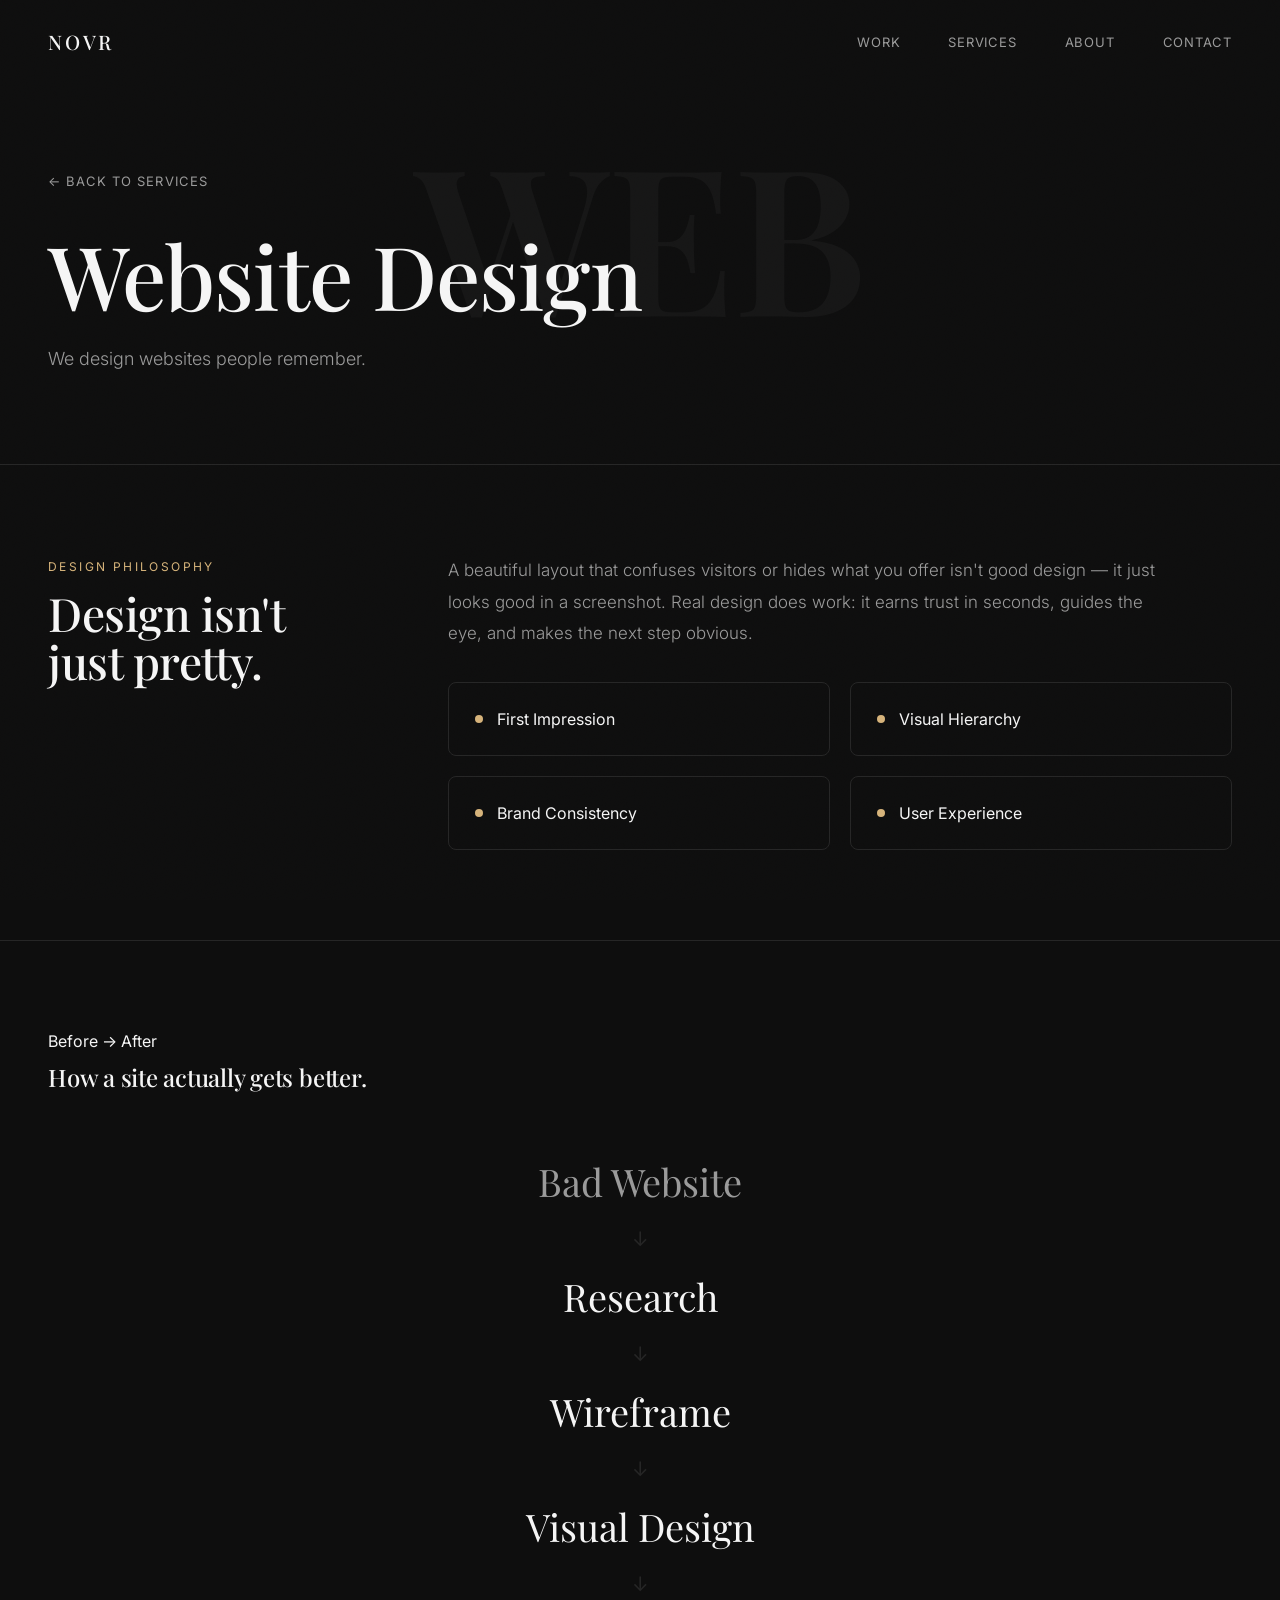
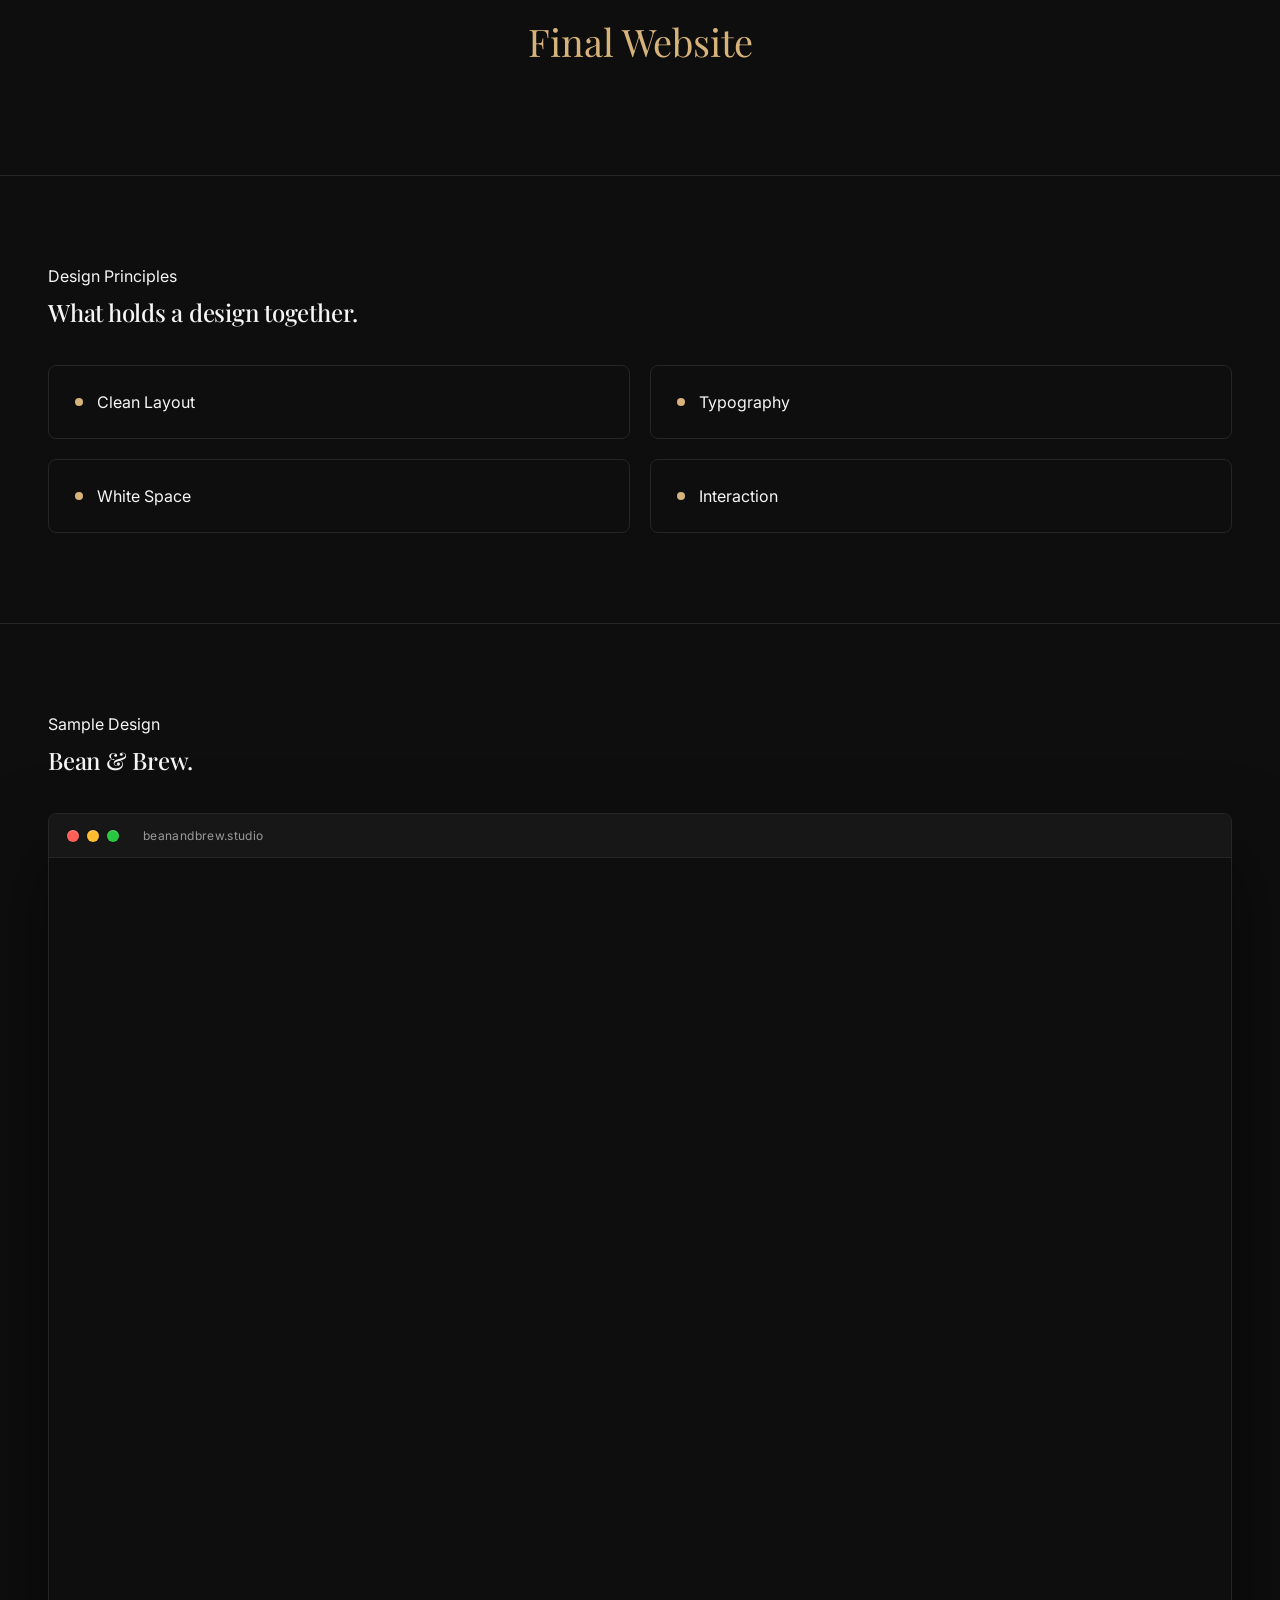
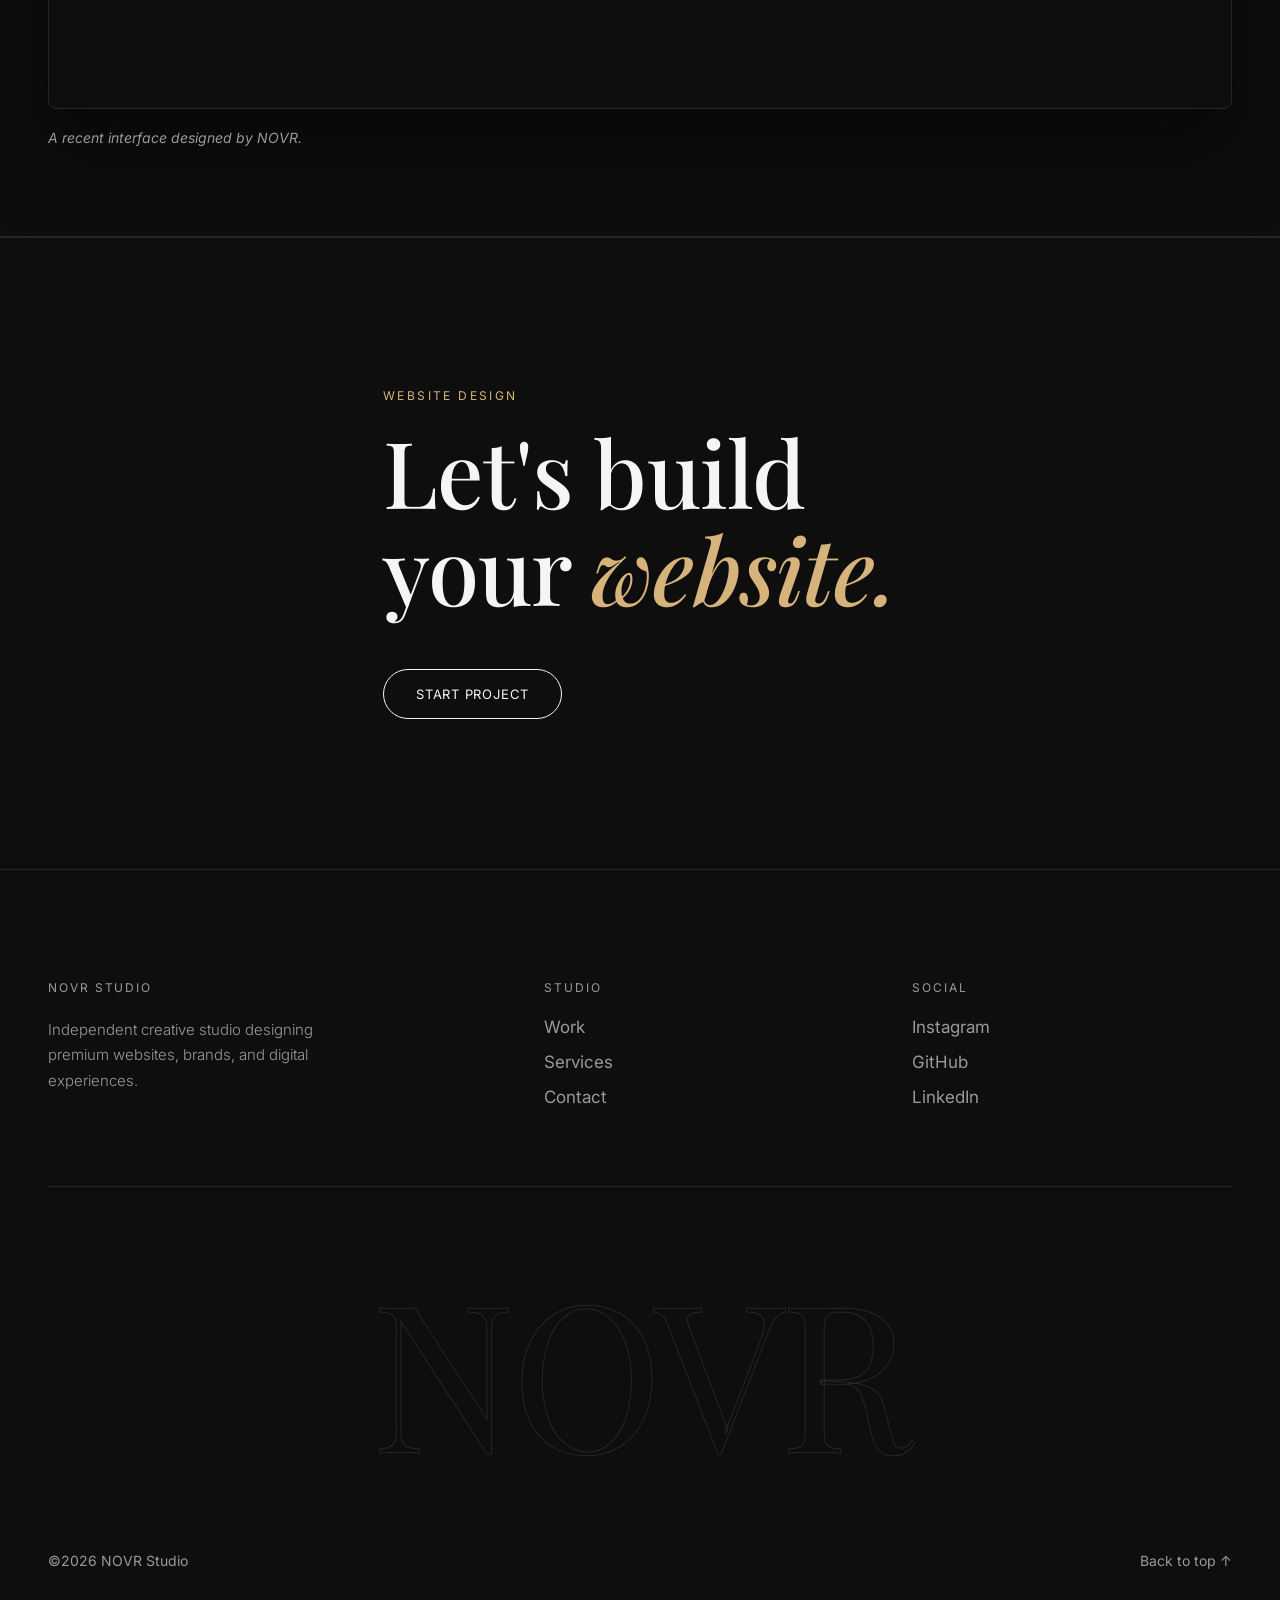
<file: services/website-design.html>
<!DOCTYPE html>
<html lang="en">
<head>
<meta charset="UTF-8">
<meta name="viewport" content="width=device-width, initial-scale=1.0">
<title>Website Design | NOVR Studio</title>
<meta name="description" content="We design websites people remember — by NOVR Studio.">
<link rel="icon" type="image/png" href="../assets/images/Logo NOVR.png">
<link rel="icon" href="../favicon.ico">
<link rel="preconnect" href="https://fonts.googleapis.com">
<link rel="preconnect" href="https://fonts.gstatic.com" crossorigin>
<link href="https://fonts.googleapis.com/css2?family=Playfair+Display:ital,wght@0,500;0,600;1,400&family=Inter:wght@300;400;500;600&display=swap" rel="stylesheet">
<link rel="stylesheet" href="../assets/css/style.css">
<link rel="stylesheet" href="../assets/css/responsive.css">
</head>
<body>

<div class="grain"></div>
<div class="cursor" id="cursor"><span class="cursor-label" id="cursorLabel"></span></div>

<header id="header" class="scrolled">
  <div class="wrap">
    <nav>
      <a href="../index.html" class="logo">NOVR</a>
      <ul class="nav-links">
        <li><a href="../index.html#work">Work</a></li>
        <li><a href="../index.html#services">Services</a></li>
        <li><a href="../index.html#about">About</a></li>
        <li><a href="../index.html#contact">Contact</a></li>
      </ul>
      <button class="burger" id="burger" aria-label="Menu"><span></span><span></span></button>
    </nav>
  </div>
</header>

<div class="mobile-menu" id="mobileMenu">
  <a href="../index.html#work">Work</a>
  <a href="../index.html#services">Services</a>
  <a href="../index.html#about">About</a>
  <a href="../index.html#contact">Contact</a>
</div>

<!-- ============ HERO ============ -->
<section class="cs-hero">
  <div class="cs-bg-word" id="heroWord">WEB</div>
  <div class="wrap">
    <a href="../index.html#services" class="cs-back">← Back to Services</a>
    <h1 class="serif">Website Design</h1>
    <p class="svc-sub">We design websites people remember.</p>
  </div>
</section>

<!-- ============ SECTION 1: DESIGN PHILOSOPHY ============ -->
<section class="cs-section">
  <div class="wrap cs-grid">
    <div>
      <span class="cs-label">Design Philosophy</span>
      <h2 class="serif">Design isn't<br>just pretty.</h2>
    </div>
    <div class="cs-body">
      <p>A beautiful layout that confuses visitors or hides what you offer isn't good design — it just looks good in a screenshot. Real design does work: it earns trust in seconds, guides the eye, and makes the next step obvious.</p>
      <div class="feature-grid" style="margin-top:32px;">
        <div class="feature-item"><span class="dot"></span><span>First Impression</span></div>
        <div class="feature-item"><span class="dot"></span><span>Visual Hierarchy</span></div>
        <div class="feature-item"><span class="dot"></span><span>Brand Consistency</span></div>
        <div class="feature-item"><span class="dot"></span><span>User Experience</span></div>
      </div>
    </div>
  </div>
</section>

<!-- ============ SECTION 2: BEFORE -> AFTER ============ -->
<section class="cs-section">
  <div class="wrap">
    <span class="cs-label reveal">Before → After</span>
    <h2 class="serif reveal" style="margin:14px 0 48px;">How a site actually gets better.</h2>
    <div class="flow-list">
      <div class="flow-item reveal" style="color:var(--gray);">Bad Website</div>
      <span class="flow-arrow">↓</span>
      <div class="flow-item reveal">Research</div>
      <span class="flow-arrow">↓</span>
      <div class="flow-item reveal">Wireframe</div>
      <span class="flow-arrow">↓</span>
      <div class="flow-item reveal">Visual Design</div>
      <span class="flow-arrow">↓</span>
      <div class="flow-item reveal" style="color:var(--accent);">Final Website</div>
    </div>
  </div>
</section>

<!-- ============ SECTION 3: DESIGN PRINCIPLES ============ -->
<section class="cs-section">
  <div class="wrap">
    <span class="cs-label reveal">Design Principles</span>
    <h2 class="serif reveal" style="margin:14px 0 40px;">What holds a design together.</h2>
    <div class="feature-grid">
      <div class="feature-item reveal"><span class="dot"></span><span>Clean Layout</span></div>
      <div class="feature-item reveal"><span class="dot"></span><span>Typography</span></div>
      <div class="feature-item reveal"><span class="dot"></span><span>White Space</span></div>
      <div class="feature-item reveal"><span class="dot"></span><span>Interaction</span></div>
    </div>
  </div>
</section>

<!-- ============ SECTION 4: SAMPLE DESIGN ============ -->
<section class="cs-section">
  <div class="wrap">
    <span class="cs-label reveal">Sample Design</span>
    <h2 class="serif reveal" style="margin:14px 0 40px;">Bean &amp; Brew.</h2>
    <div class="cs-preview reveal">
      <div class="browser-bar">
        <span class="dot"></span><span class="dot"></span><span class="dot"></span>
        <span class="browser-url">beanandbrew.studio</span>
      </div>
      <iframe
        src="https://bean-brew-coffee.vercel.app"
        loading="lazy">
      </iframe>
    </div>
    <p class="reveal" style="color:var(--gray); font-size:14px; margin-top:20px; font-style:italic;">A recent interface designed by NOVR.</p>
  </div>
</section>

<!-- ============ CTA ============ -->
<section class="cta">
  <div class="wrap cta-inner">
    <span class="section-tag reveal">Website Design</span>
    <h2 class="reveal">Let's build<br>your <em>website.</em></h2>
    <a href="../index.html#contact" class="btn reveal">Start Project</a>
  </div>
</section>

<!-- ============ FOOTER ============ -->
<footer>
  <div class="wrap">
    <div class="footer-top">
      <div class="footer-col"><span class="label">NOVR Studio</span><p>Independent creative studio designing premium websites, brands, and digital experiences.</p></div>
      <div class="footer-col"><span class="label">Studio</span><a href="../index.html#work">Work</a><a href="../index.html#services">Services</a><a href="../index.html#contact">Contact</a></div>
      <div class="footer-col"><span class="label">Social</span><a href="#" target="_blank" rel="noopener">Instagram</a><a href="#" target="_blank" rel="noopener">GitHub</a><a href="#" target="_blank" rel="noopener">LinkedIn</a></div>
    </div>
  </div>
  <div class="footer-word">NOVR</div>
  <div class="wrap footer-bottom">
    <span>©2026 NOVR Studio</span>
    <a href="#" onclick="window.scrollTo({top:0,behavior:'smooth'});return false;">Back to top ↑</a>
  </div>
</footer>

<script src="../assets/js/main.js"></script>
</body>
</html>
</file>
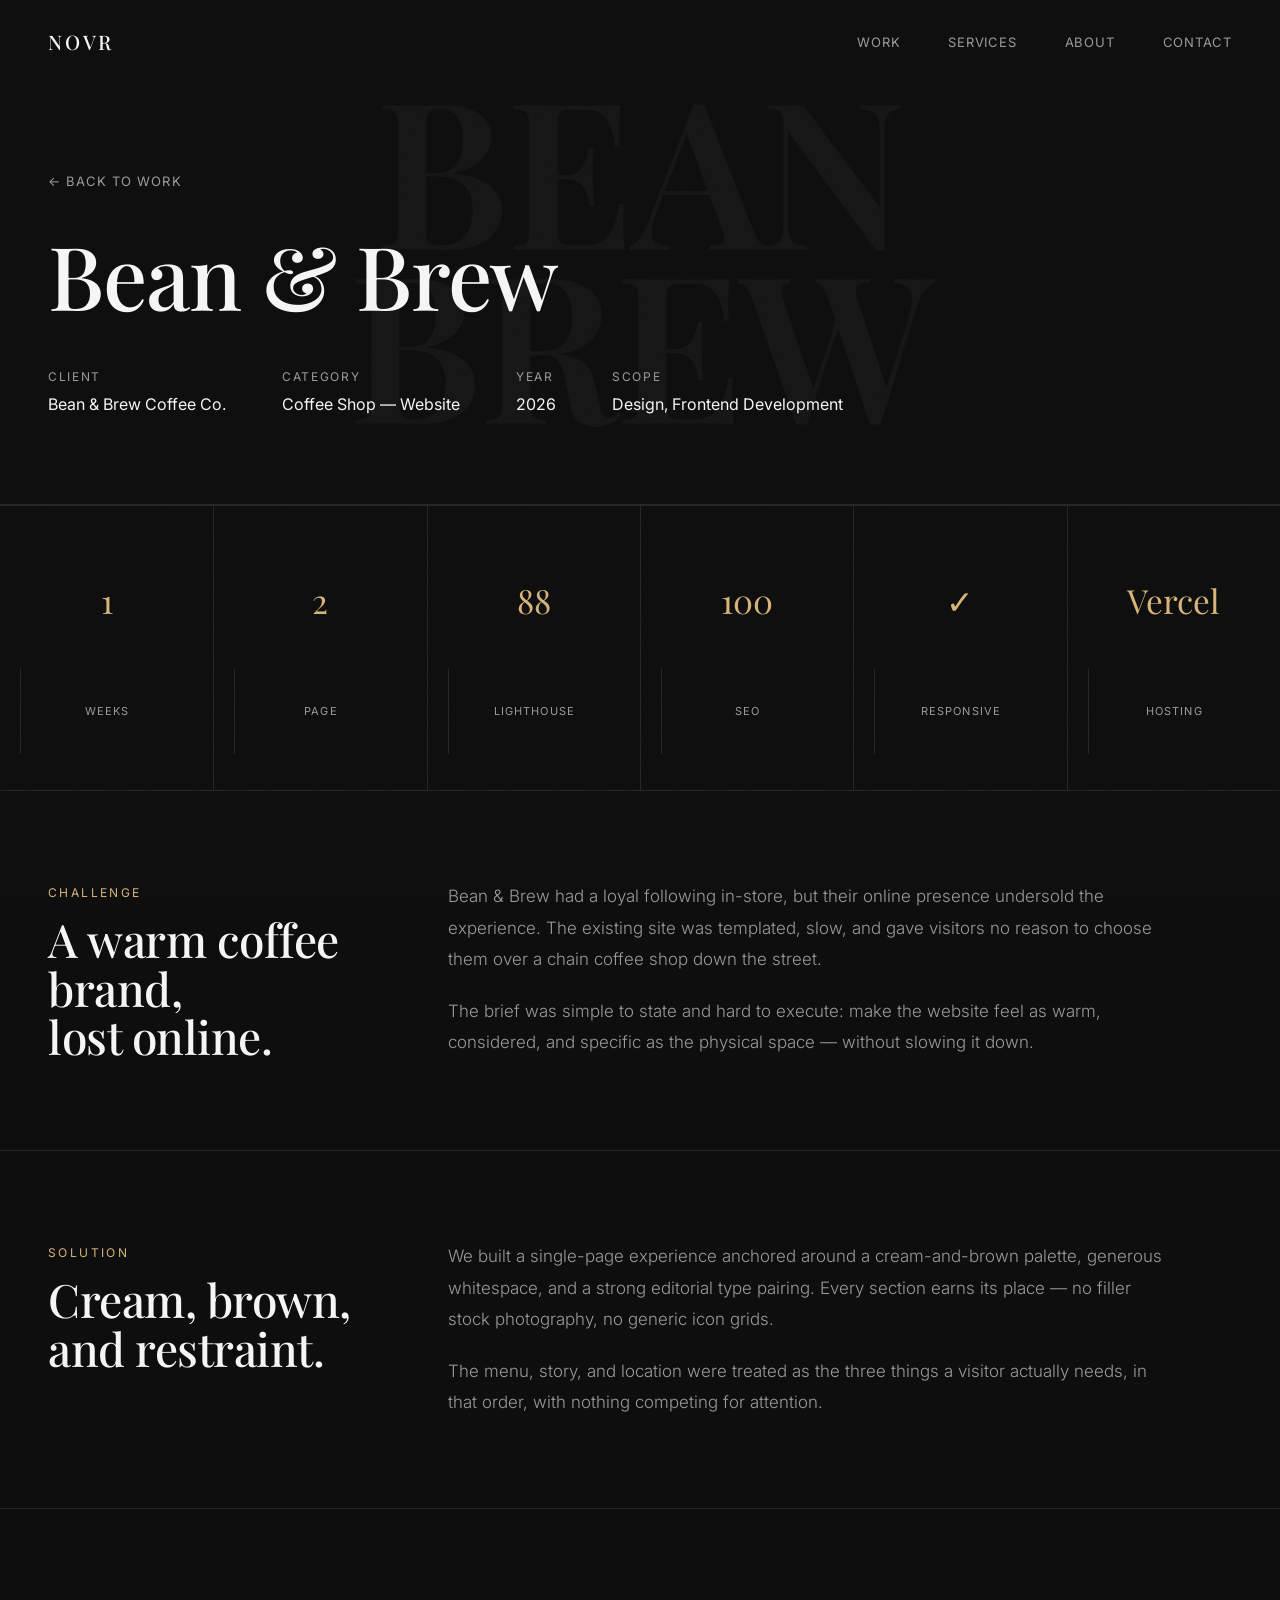
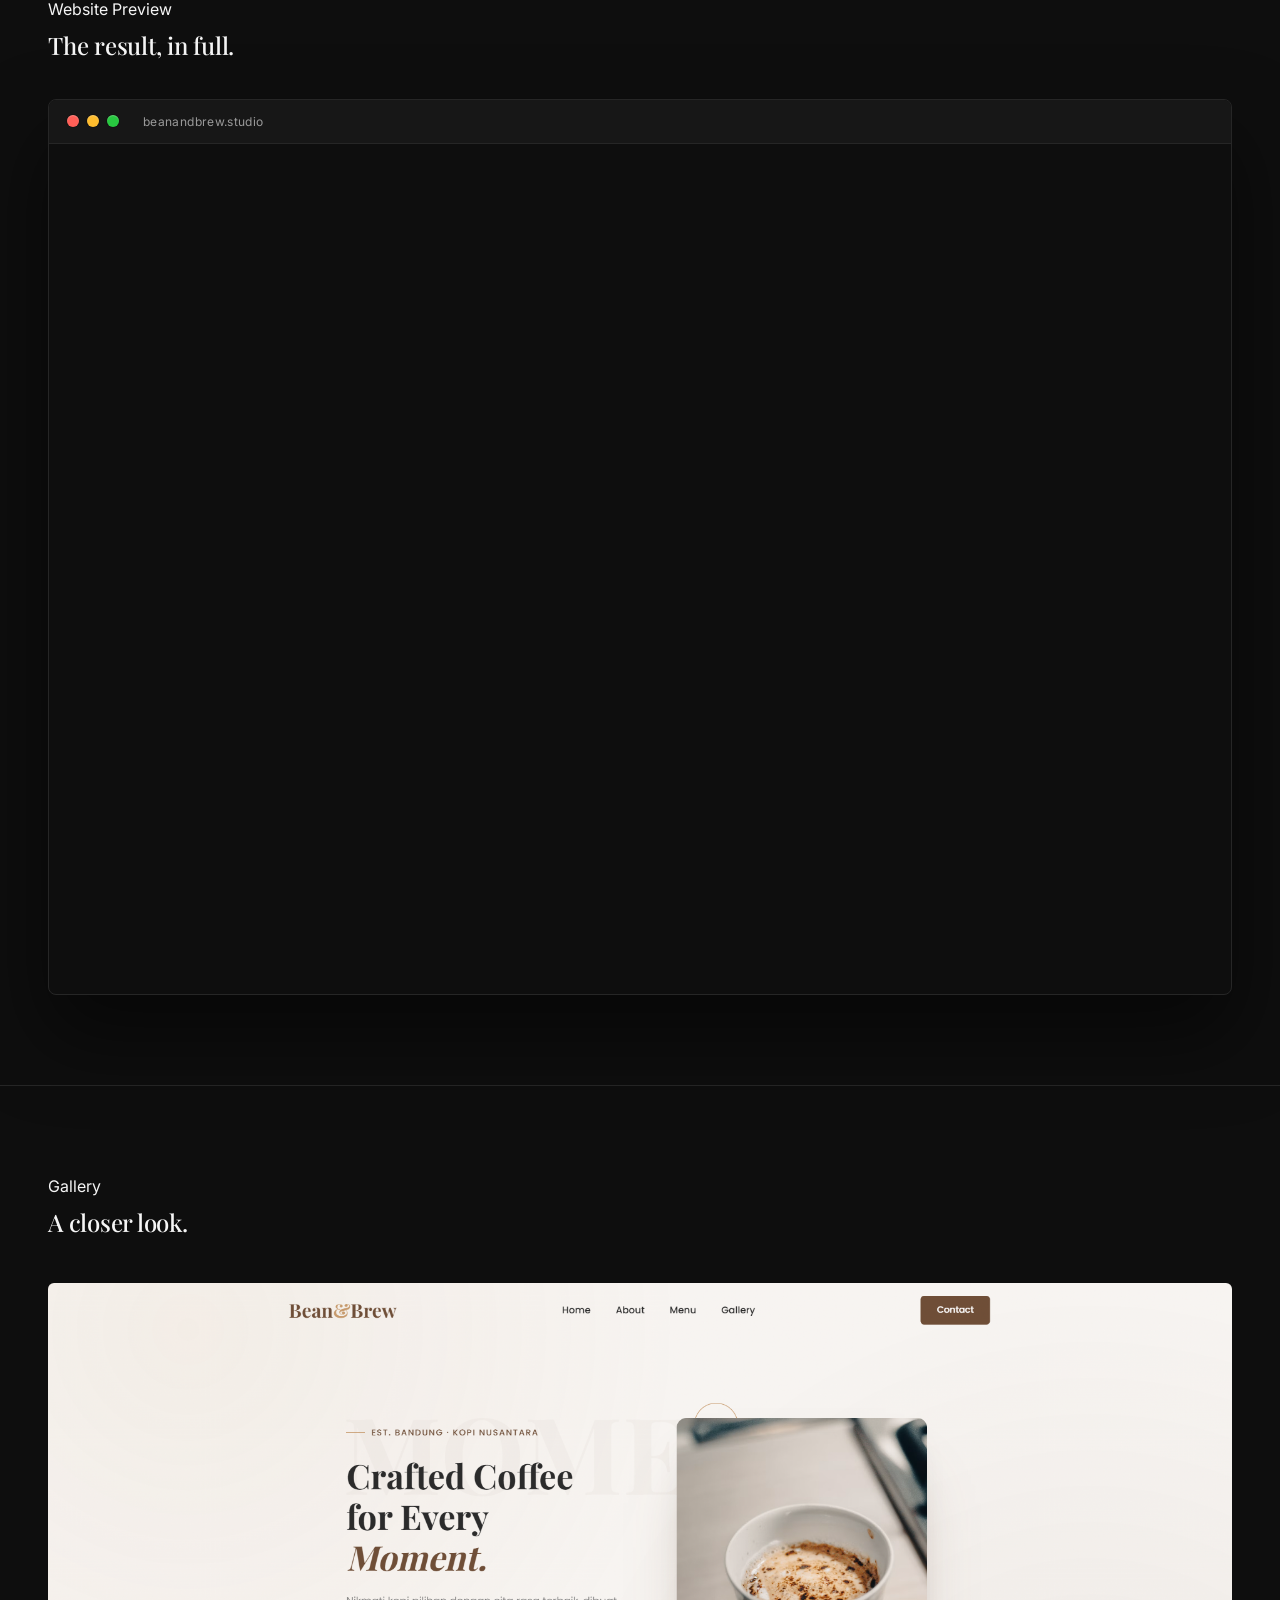
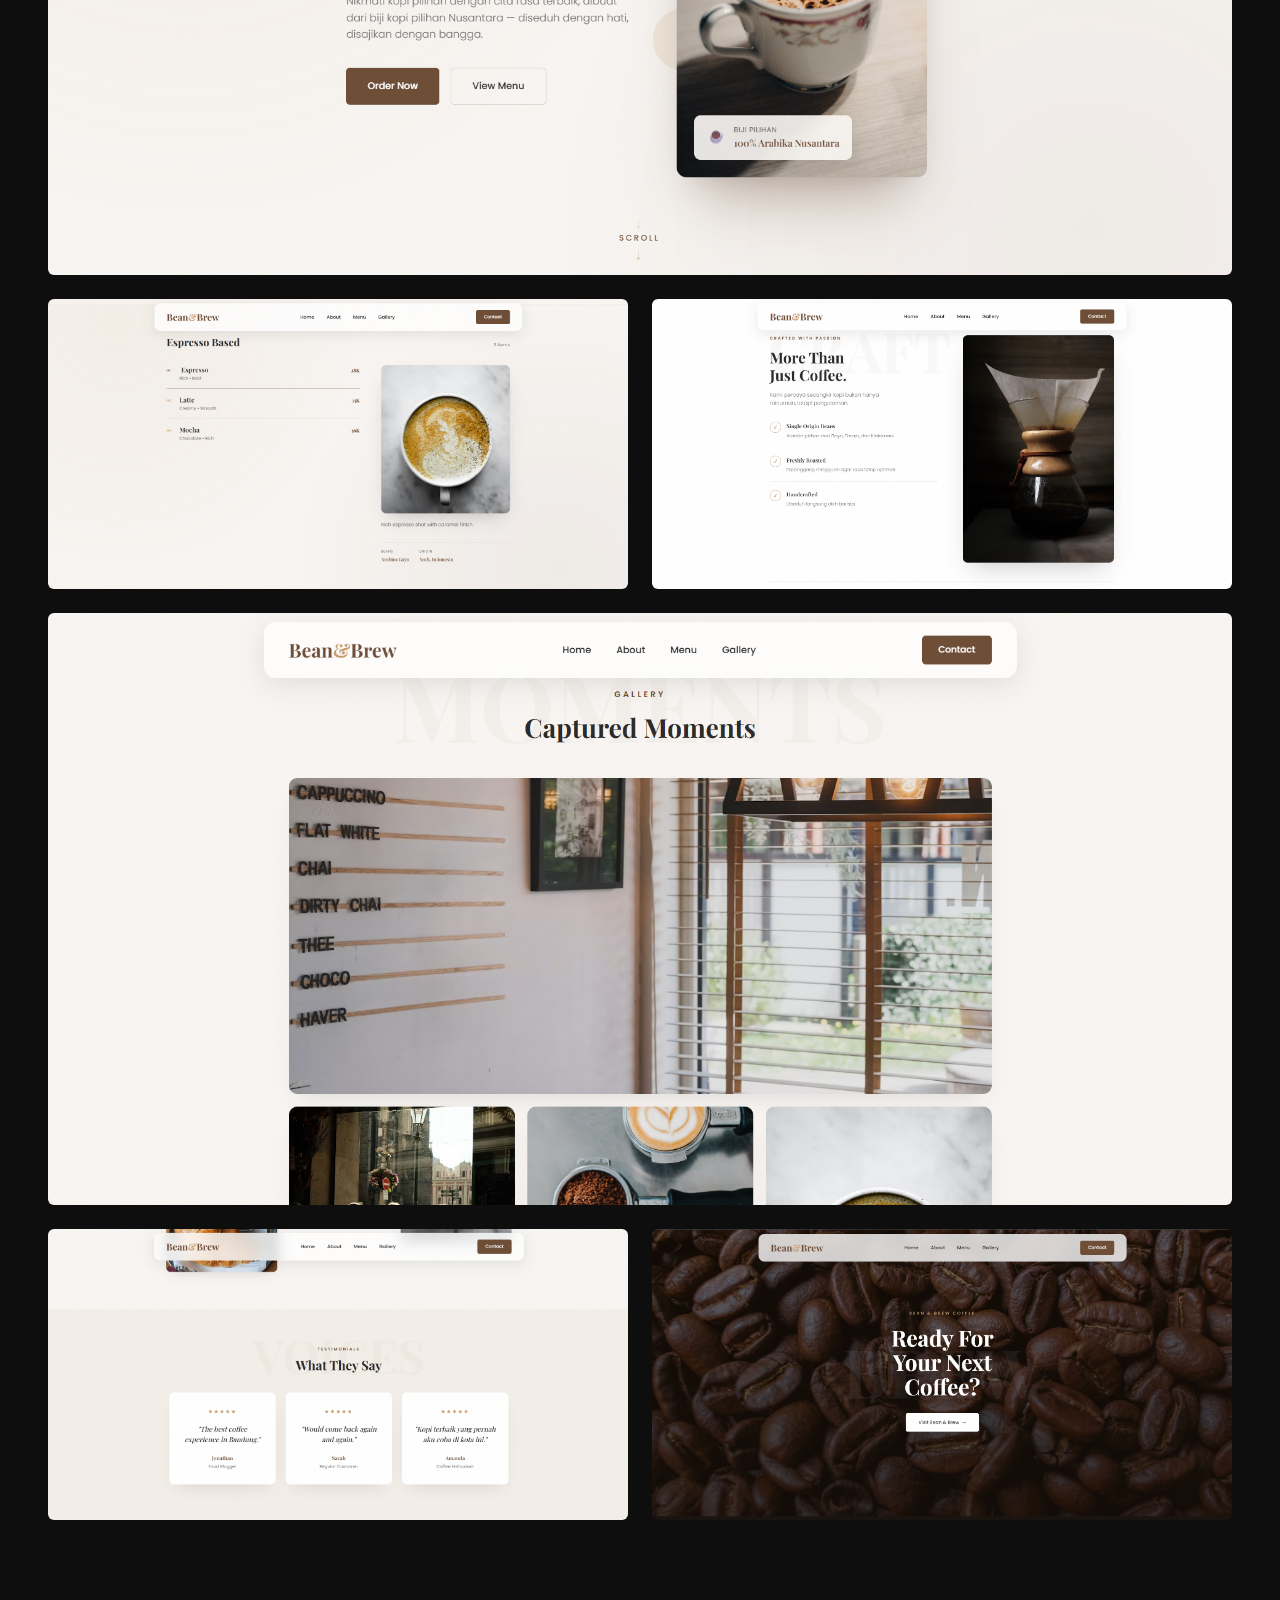
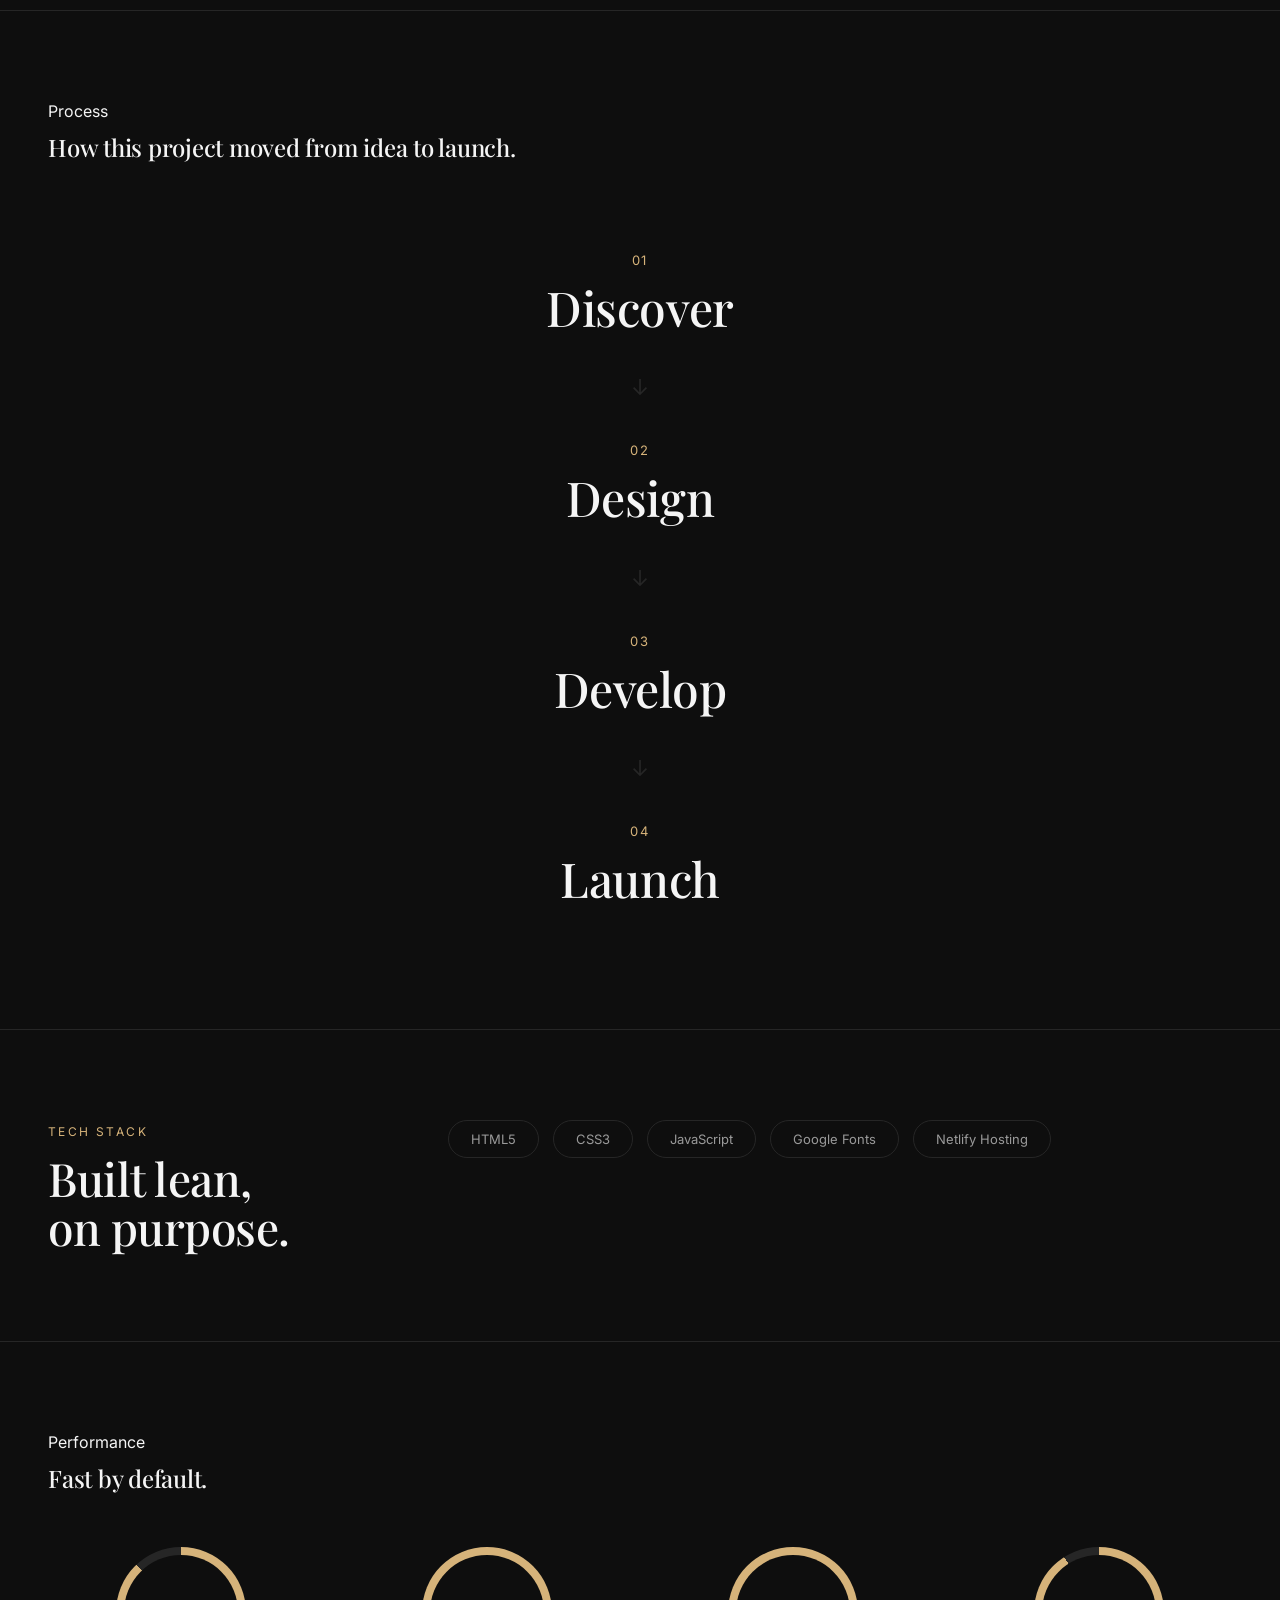
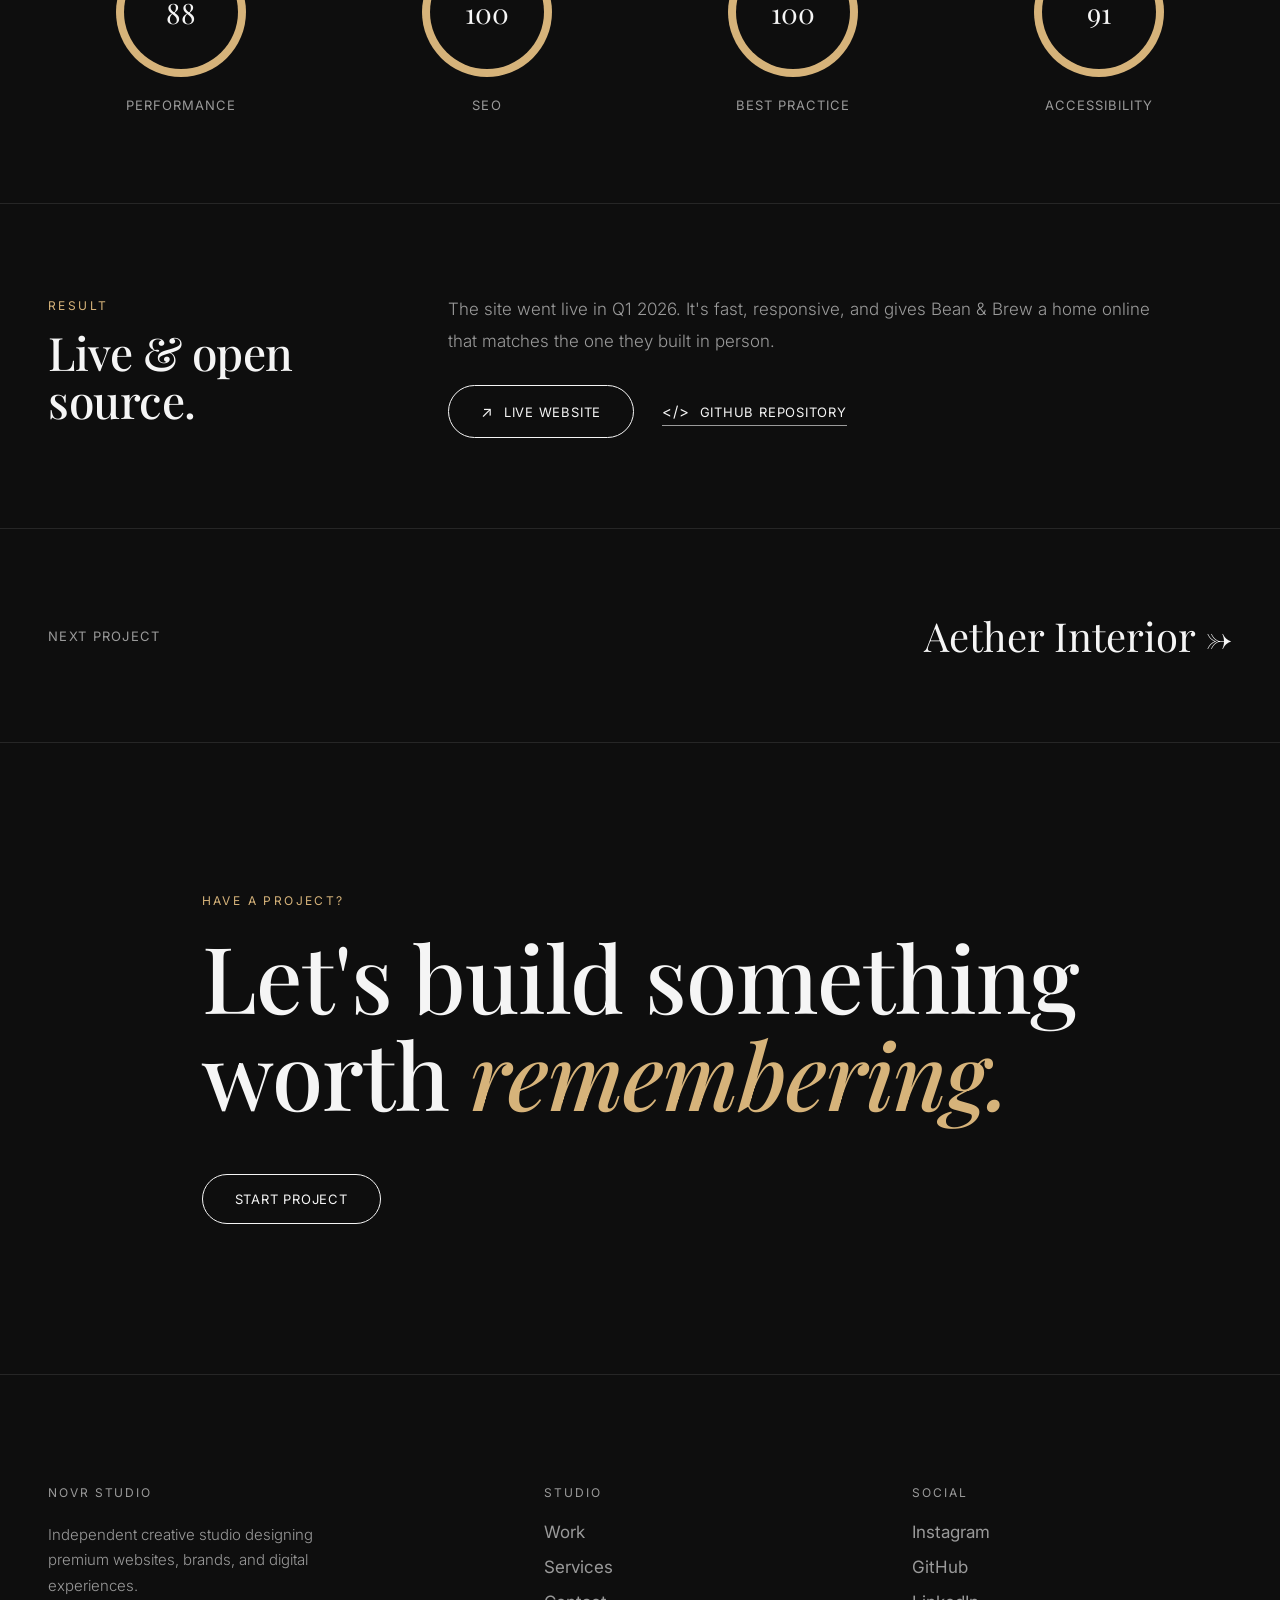
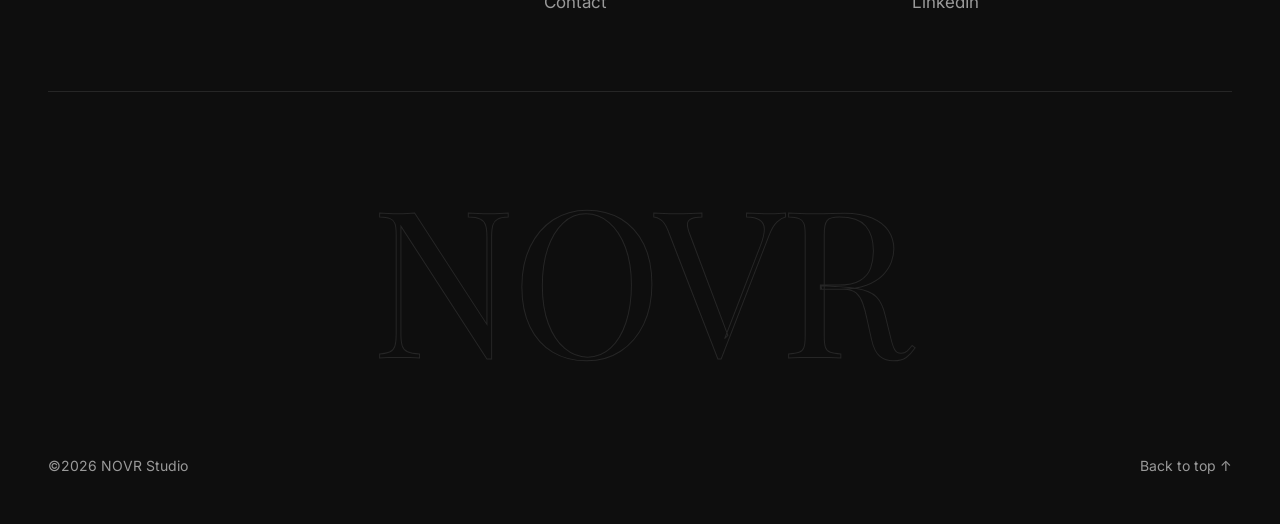
<file: work/bean-and-brew.html>
<!DOCTYPE html>
<html lang="en">
<head>
<meta charset="UTF-8">
<meta name="viewport" content="width=device-width, initial-scale=1.0">
<title>Bean & Brew — Case Study | NOVR Studio</title>
<meta name="description" content="How NOVR Studio designed and built the Bean & Brew coffee shop website — from challenge to launch.">

<link rel="icon" type="image/png" href="../assets/images/Logo NOVR.png">

<link rel="icon" href="../favicon.ico">
<link rel="preconnect" href="https://fonts.googleapis.com">
<link rel="preconnect" href="https://fonts.gstatic.com" crossorigin>
<link href="https://fonts.googleapis.com/css2?family=Playfair+Display:ital,wght@0,500;0,600;1,400&family=Inter:wght@300;400;500;600&display=swap" rel="stylesheet">

<link rel="stylesheet" href="../assets/css/style.css">
<link rel="stylesheet" href="../assets/css/responsive.css">
</head>
<body>

<div class="grain"></div>
<div class="cursor" id="cursor"><span class="cursor-label" id="cursorLabel"></span></div>

<header id="header" class="scrolled">
  <div class="wrap">
    <nav>
      <a href="../index.html" class="logo">NOVR</a>
      <ul class="nav-links">
        <li><a href="../index.html#work">Work</a></li>
        <li><a href="../index.html#services">Services</a></li>
        <li><a href="../index.html#about">About</a></li>
        <li><a href="../index.html#contact">Contact</a></li>
      </ul>
      <button class="burger" id="burger" aria-label="Menu">
        <span></span><span></span>
      </button>
    </nav>
  </div>
</header>

<div class="mobile-menu" id="mobileMenu">
  <a href="../index.html#work">Work</a>
  <a href="../index.html#services">Services</a>
  <a href="../index.html#about">About</a>
  <a href="../index.html#contact">Contact</a>
</div>

<!-- ============ CASE STUDY HERO ============ -->
<section class="cs-hero">
  <div class="cs-bg-word" id="heroWord">BEAN<br>BREW</div>
  <div class="wrap">
    <a href="../index.html#work" class="cs-back">← Back to Work</a>
    <h1 class="serif">Bean &amp; Brew</h1>
    <div class="cs-meta">
      <div>
        <span class="label">Client</span>
        <span class="val">Bean &amp; Brew Coffee Co.</span>
      </div>
      <div>
        <span class="label">Category</span>
        <span class="val">Coffee Shop — Website</span>
      </div>
      <div>
        <span class="label">Year</span>
        <span class="val">2026</span>
      </div>
      <div>
        <span class="label">Scope</span>
        <span class="val">Design, Frontend Development</span>
      </div>
    </div>
  </div>
</section>

<!-- ============ PROJECT OVERVIEW (STATS) ============ -->
<div class="cs-stats">
  <div class="reveal"><div class="cs-stat-val">1</div><div class="cs-stat-tag">Weeks</div></div>
  <div class="reveal"><div class="cs-stat-val">2</div><div class="cs-stat-tag">Page</div></div>
  <div class="reveal"><div class="cs-stat-val">88</div><div class="cs-stat-tag">Lighthouse</div></div>
  <div class="reveal"><div class="cs-stat-val">100</div><div class="cs-stat-tag">SEO</div></div>
  <div class="reveal"><div class="cs-stat-val">✓</div><div class="cs-stat-tag">Responsive</div></div>
  <div class="reveal"><div class="cs-stat-val">Vercel</div><div class="cs-stat-tag">Hosting</div></div>
</div>

<!-- ============ CHALLENGE ============ -->
<section class="cs-section">
  <div class="wrap cs-grid">
    <div>
      <span class="cs-label">Challenge</span>
      <h2 class="serif">A warm coffee brand,<br>lost online.</h2>
    </div>
    <div class="cs-body">
      <p>Bean &amp; Brew had a loyal following in-store, but their online presence undersold the experience. The existing site was templated, slow, and gave visitors no reason to choose them over a chain coffee shop down the street.</p>
      <p>The brief was simple to state and hard to execute: make the website feel as warm, considered, and specific as the physical space — without slowing it down.</p>
    </div>
  </div>
</section>

<!-- ============ SOLUTION ============ -->
<section class="cs-section">
  <div class="wrap cs-grid">
    <div>
      <span class="cs-label">Solution</span>
      <h2 class="serif">Cream, brown,<br>and restraint.</h2>
    </div>
    <div class="cs-body">
      <p>We built a single-page experience anchored around a cream-and-brown palette, generous whitespace, and a strong editorial type pairing. Every section earns its place — no filler stock photography, no generic icon grids.</p>
      <p>The menu, story, and location were treated as the three things a visitor actually needs, in that order, with nothing competing for attention.</p>
    </div>
  </div>
</section>

<!-- ============ WEBSITE PREVIEW ============ -->
<section class="cs-section">
  <div class="wrap">
    <span class="cs-label reveal">Website Preview</span>
    <h2 class="serif reveal" style="margin:14px 0 40px;">The result, in full.</h2>
    <div class="cs-preview reveal">
      <div class="browser-bar">
        <span class="dot"></span><span class="dot"></span><span class="dot"></span>
        <span class="browser-url">beanandbrew.studio</span>
      </div>
      <iframe
        src="https://bean-brew-coffee.vercel.app"
        loading="lazy">
      </iframe>
    </div>
  </div>
</section>

<!-- ============ GALLERY ============ -->
<section class="cs-section">
  <div class="wrap">
    <span class="cs-label reveal">Gallery</span>
    <h2 class="serif reveal" style="margin:14px 0 48px;">A closer look.</h2>
    <div class="cs-gallery">
      <img class="g-full reveal" src="../assets/images/projects/bean-n-brew.png" alt="Bean & Brew homepage full view">
      <img class="reveal" src="../assets/images/projects/bean-n-brew-menu.png" alt="Bean & Brew menu detail">
      <img class="reveal" src="../assets/images/projects/bean-n-brew-about.png" alt="Bean & Brew about detail">
      <img class="g-full reveal" src="../assets/images/projects/bean-n-brew-gallery.png" alt="Bean & Brew gallery section full view">
      <img class="reveal" src="../assets/images/projects/bean-n-brew-testimonials.png" alt="Bean & Brew testimonials detail">
      <img class="reveal" src="../assets/images/projects/bean-n-brew-footer.png" alt="Bean & Brew footer detail">
    </div>
  </div>
</section>

<!-- ============ DESIGN PROCESS ============ -->
<section class="cs-section">
  <div class="wrap">
    <span class="cs-label reveal">Process</span>
    <h2 class="serif reveal" style="margin:14px 0 56px;">How this project moved from idea to launch.</h2>
    <div class="process-list">
      <div class="process-item reveal">
        <span class="process-num">01</span>
        <h3 class="serif">Discover</h3>
      </div>
      <span class="process-arrow">↓</span>
      <div class="process-item reveal">
        <span class="process-num">02</span>
        <h3 class="serif">Design</h3>
      </div>
      <span class="process-arrow">↓</span>
      <div class="process-item reveal">
        <span class="process-num">03</span>
        <h3 class="serif">Develop</h3>
      </div>
      <span class="process-arrow">↓</span>
      <div class="process-item reveal">
        <span class="process-num">04</span>
        <h3 class="serif">Launch</h3>
      </div>
    </div>
  </div>
</section>

<!-- ============ TECH STACK ============ -->
<section class="cs-section">
  <div class="wrap cs-grid">
    <div>
      <span class="cs-label">Tech Stack</span>
      <h2 class="serif">Built lean,<br>on purpose.</h2>
    </div>
    <div class="cs-body">
      <div class="cs-stack">
        <span>HTML5</span>
        <span>CSS3</span>
        <span>JavaScript</span>
        <span>Google Fonts</span>
        <span>Netlify Hosting</span>
      </div>
    </div>
  </div>
</section>

<!-- ============ PERFORMANCE ============ -->
<section class="cs-section">
  <div class="wrap">
    <span class="cs-label reveal">Performance</span>
    <h2 class="serif reveal" style="margin:14px 0 56px;">Fast by default.</h2>
    <div class="score-grid">
      <div class="score-item reveal">
        <div class="score-circle" style="--pct:88;"><span>88</span></div>
        <div class="score-label">Performance</div>
      </div>
      <div class="score-item reveal">
        <div class="score-circle" style="--pct:100;"><span>100</span></div>
        <div class="score-label">SEO</div>
      </div>
      <div class="score-item reveal">
        <div class="score-circle" style="--pct:100;"><span>100</span></div>
        <div class="score-label">Best Practice</div>
      </div>
      <div class="score-item reveal">
        <div class="score-circle" style="--pct:91;"><span>91</span></div>
        <div class="score-label">Accessibility</div>
      </div>
    </div>
  </div>
</section>

<!-- ============ LIVE DEMO / GITHUB ============ -->
<section class="cs-section">
  <div class="wrap cs-grid">
    <div>
      <span class="cs-label">Result</span>
      <h2 class="serif">Live &amp; open source.</h2>
    </div>
    <div class="cs-body">
      <p>The site went live in Q1 2026. It's fast, responsive, and gives Bean &amp; Brew a home online that matches the one they built in person.</p>
      <div class="cs-links" style="margin-top:28px;">
        <a href="https://bean-brew-coffee.vercel.app" class="btn" target="_blank" rel="noopener"><span>↗</span> Live Website</a>
        <a href="https://foxxy-sys.github.io/bean-brew-coffee/" class="btn btn-ghost" target="_blank" rel="noopener"><span>&lt;/&gt;</span> GitHub Repository</a>
      </div>
    </div>
  </div>
</section>

<!-- ============ NEXT PROJECT ============ -->
<div class="wrap">
  <div class="cs-nav-project">
    <span style="color:var(--gray); font-size:13px; text-transform:uppercase; letter-spacing:0.1em;">Next Project</span>
    <a href="../index.html#work">Aether Interior →</a>
  </div>
</div>

<!-- ============ CTA ============ -->
<section class="cta">
  <div class="wrap cta-inner">
    <span class="section-tag reveal">Have A Project?</span>
    <h2 class="reveal">Let's build something<br>worth <em>remembering.</em></h2>
    <a href="../index.html#contact" class="btn reveal">Start Project</a>
  </div>
</section>

<!-- ============ FOOTER ============ -->
<footer>
  <div class="wrap">
    <div class="footer-top">
      <div class="footer-col">
        <span class="label">NOVR Studio</span>
        <p>Independent creative studio designing premium websites, brands, and digital experiences.</p>
      </div>
      <div class="footer-col">
        <span class="label">Studio</span>
        <a href="../index.html#work">Work</a>
        <a href="../index.html#services">Services</a>
        <a href="../index.html#contact">Contact</a>
      </div>
      <div class="footer-col">
        <span class="label">Social</span>
        <a href="#" target="_blank" rel="noopener">Instagram</a>
        <a href="#" target="_blank" rel="noopener">GitHub</a>
        <a href="#" target="_blank" rel="noopener">LinkedIn</a>
      </div>
    </div>
  </div>
  <div class="footer-word">NOVR</div>
  <div class="wrap footer-bottom">
    <span>©2026 NOVR Studio</span>
    <a href="#" onclick="window.scrollTo({top:0,behavior:'smooth'});return false;">Back to top ↑</a>
  </div>
</footer>

<script src="../assets/js/main.js"></script>
</body>
</html>
</file>
<file: assets/css/style.css>
/* ==========================================================================
   NOVR STUDIO — MAIN STYLESHEET
   Sprints: Navbar, Hero, Selected Work, Services, Process, About, CTA, Footer
   ========================================================================== */

:root{
  --bg:#0E0E0E;
  --surface:#171717;
  --white:#F5F5F5;
  --gray:#9A9A9A;
  --line:#262626;
  --accent:#D6B37A;
  --ease: cubic-bezier(.16,.84,.44,1);
}

*{ margin:0; padding:0; box-sizing:border-box; }
html{ scroll-behavior:smooth; background:var(--bg); }
::selection{ background:var(--accent); color:var(--bg); }

body{
  background:var(--bg);
  color:var(--white);
  font-family:'Inter', sans-serif;
  font-weight:400;
  overflow-x:hidden;
}

h1,h2,h3,.serif{
  font-family:'Playfair Display', serif;
  font-weight:500;
  letter-spacing:-0.01em;
  line-height:1.05;
}

a{ color:inherit; text-decoration:none; }
img{ max-width:100%; display:block; }
ul{ list-style:none; }

.wrap{
  max-width:1360px;
  margin:0 auto;
  padding:0 48px;
}

/* ---------- grain overlay ---------- */
.grain{
  position:fixed; inset:0;
  z-index:999;
  pointer-events:none;
  opacity:0.035;
  mix-blend-mode:overlay;
  background-image:url("data:image/svg+xml,%3Csvg xmlns='http://www.w3.org/2000/svg' width='120' height='120'%3E%3Cfilter id='n'%3E%3CfeTurbulence type='fractalNoise' baseFrequency='0.9' numOctaves='2' stitchTiles='stitch'/%3E%3C/filter%3E%3Crect width='100%25' height='100%25' filter='url(%23n)'/%3E%3C/svg%3E");
}

/* ---------- custom cursor ---------- */
.cursor{
  position:fixed; top:0; left:0;
  width:22px; height:22px;
  border:1px solid var(--accent);
  border-radius:50%;
  pointer-events:none;
  z-index:1000;
  transform:translate(-50%,-50%);
  display:flex; align-items:center; justify-content:center;
  transition: width .35s var(--ease), height .35s var(--ease), background .35s var(--ease), opacity .3s;
  opacity:0;
}
.cursor.active{ opacity:1; }
.cursor.hover{ width:52px; height:52px; background:rgba(214,179,122,0.1); }
.cursor.label-visible{ width:68px; height:68px; background:var(--accent); border-color:var(--accent); }
.cursor-label{
  opacity:0; font-size:11px; letter-spacing:0.1em; text-transform:uppercase;
  color:var(--bg); font-weight:600; transition:opacity .25s var(--ease);
  pointer-events:none;
}
.cursor.label-visible .cursor-label{ opacity:1; }

/* ==========================================================================
   SPRINT 1 — NAVBAR
   ========================================================================== */
header{
  position:fixed; top:0; left:0; right:0;
  z-index:100;
  padding:28px 0;
  transition: padding .5s var(--ease), background .5s var(--ease), border-color .5s var(--ease);
  border-bottom:1px solid transparent;
}
header.scrolled{
  padding:18px 0;
  background:rgba(14,14,14,0.75);
  backdrop-filter: blur(14px);
  -webkit-backdrop-filter: blur(14px);
  border-bottom:1px solid var(--line);
}
nav{ display:flex; align-items:center; justify-content:space-between; }
.logo{
  font-family:'Playfair Display', serif;
  font-size:20px;
  letter-spacing:0.14em;
  font-weight:500;
}
.nav-links{
  display:flex; gap:48px;
  font-size:13px;
  letter-spacing:0.06em;
  text-transform:uppercase;
  color:var(--gray);
}
.nav-links a{ position:relative; padding-bottom:4px; transition:color .3s var(--ease); }
.nav-links a::after{
  content:''; position:absolute; left:0; bottom:0;
  width:0; height:1px; background:var(--accent);
  transition:width .4s var(--ease);
}
.nav-links a:hover{ color:var(--white); }
.nav-links a:hover::after{ width:100%; }

.burger{ display:none; flex-direction:column; gap:6px; cursor:pointer; z-index:110; background:none; border:none; }
.burger span{ width:26px; height:1px; background:var(--white); display:block; transition:.3s var(--ease); }

.mobile-menu{
  position:fixed; inset:0; background:var(--bg);
  z-index:99; display:flex; flex-direction:column;
  align-items:flex-start; justify-content:center; gap:28px;
  padding:0 32px;
  transform:translateY(-100%);
  transition:transform .6s var(--ease);
}
.mobile-menu.open{ transform:translateY(0); }
.mobile-menu a{ font-family:'Playfair Display', serif; font-size:38px; }

/* ==========================================================================
   SPRINT 1 — HERO
   ========================================================================== */
.hero{
  position:relative;
  min-height:100vh;
  display:flex; flex-direction:column; justify-content:center;
  overflow:hidden;
  padding-top:120px;
}
.hero-bg-word{
  position:absolute;
  top:50%; left:50%;
  transform:translate(-50%,-50%);
  font-family:'Playfair Display', serif;
  font-weight:600;
  font-size:clamp(220px, 42vw, 620px);
  color:var(--white);
  opacity:0.03;
  white-space:nowrap;
  pointer-events:none;
  user-select:none;
  z-index:0;
  letter-spacing:-0.02em;
}
.hero-inner{ position:relative; z-index:2; }
.eyebrow{
  font-size:12px;
  letter-spacing:0.22em;
  text-transform:uppercase;
  color:var(--accent);
  margin-bottom:28px;
  display:flex; align-items:center; gap:14px;
}
.eyebrow .dash{ width:32px; height:1px; background:var(--accent); }

.hero h1{ font-size:clamp(46px, 8.4vw, 92px); overflow:hidden; }
.hero h1 .line{ display:block; overflow:hidden; }
.hero h1 .line span{
  display:block;
  transform:translateY(110%);
  animation: lineUp 1.1s var(--ease) forwards;
}
.hero h1 .line:nth-child(1) span{ animation-delay:.15s; }
.hero h1 .line:nth-child(2) span{ animation-delay:.28s; }
@keyframes lineUp{ to{ transform:translateY(0); } }

.hero-sub{
  margin-top:36px;
  max-width:440px;
  color:var(--gray);
  font-size:17px;
  line-height:1.7;
  font-weight:300;
  opacity:0;
  animation: fadeUp .9s var(--ease) forwards;
  animation-delay:.6s;
}
@keyframes fadeUp{ from{opacity:0; transform:translateY(16px);} to{opacity:1; transform:translateY(0);} }

.hero-actions{
  margin-top:48px;
  display:flex; align-items:center; gap:28px;
  opacity:0;
  animation: fadeUp .9s var(--ease) forwards;
  animation-delay:.75s;
}

.btn{
  display:inline-flex; align-items:center; gap:10px;
  padding:16px 32px;
  border-radius:100px;
  border:1px solid var(--white);
  font-size:13px;
  letter-spacing:0.06em;
  text-transform:uppercase;
  transition: background .4s var(--ease), color .4s var(--ease), gap .3s var(--ease);
}
.btn:hover{ background:var(--white); color:var(--bg); gap:16px; }
.btn-ghost{ border:none; padding:16px 4px; position:relative; }
.btn-ghost::after{
  content:''; position:absolute; left:4px; right:4px; bottom:12px;
  height:1px; background:var(--gray);
  transition:.4s var(--ease);
}
.btn-ghost:hover{ color:var(--accent); }
.btn-ghost:hover::after{ background:var(--accent); }

.scroll-cue{
  position:absolute;
  bottom:48px; left:48px;
  display:flex; align-items:center; gap:14px;
  font-size:12px; letter-spacing:0.16em; text-transform:uppercase;
  color:var(--gray);
  z-index:2;
}
.scroll-cue .arrow{
  display:inline-block;
  animation: bob 2.2s ease-in-out infinite;
  color:var(--accent);
  font-size:16px;
}
@keyframes bob{ 0%,100%{transform:translateY(0);} 50%{transform:translateY(6px);} }

/* ---------- section basics ---------- */
section{ position:relative; padding:120px 0; }
.section-head{
  display:flex; justify-content:space-between; align-items:flex-end;
  margin-bottom:64px; gap:40px; flex-wrap:wrap;
}
.section-tag{
  font-size:12px; letter-spacing:0.2em; text-transform:uppercase;
  color:var(--accent); margin-bottom:20px; display:block;
}
.section-head h2{ font-size:clamp(34px,4.4vw,56px); max-width:600px; }
.section-head p{ color:var(--gray); max-width:320px; font-size:15px; line-height:1.7; font-weight:300; }

.reveal{
  opacity:0; transform:translateY(36px);
  transition: opacity 1s var(--ease), transform 1s var(--ease);
}
.reveal.is-visible{ opacity:1; transform:translateY(0); }

/* ==========================================================================
   SPRINT 2 — SELECTED WORK
   ========================================================================== */
.work-list{ display:flex; flex-direction:column; }
.work-item{
  display:grid;
  align-items:center;
  gap:32px;
  padding:34px 0;
  border-top:1px solid var(--line);
  position:relative;
  z-index:1;
}
.work-item:hover{
    z-index:50;
}
.work-item.is-live{ grid-template-columns:90px 1fr 220px 170px; cursor:pointer; }
.work-item.is-soon{ grid-template-columns:90px 1fr 220px 140px; }
.work-list .work-item:last-child{ border-bottom:1px solid var(--line); }
.work-index{ font-size:13px; color:var(--gray); font-variant-numeric:tabular-nums; }
.work-title{ font-size:clamp(24px,2.6vw,38px); transition:transform .5s var(--ease), color .5s var(--ease); }
.work-cat{ color:var(--gray); font-size:14px; }

.work-meta{ position:relative; display:block; height:20px; text-align:right; }
.work-year{
  position:absolute; right:0; top:0;
  color:var(--gray); font-size:14px;
  transition: opacity .35s var(--ease);
}
.work-view{
  position:absolute; right:0; top:-1px;
  opacity:0; transform:translateX(-8px);
  color:var(--accent); font-size:13px; letter-spacing:0.06em; text-transform:uppercase;
  white-space:nowrap;
  transition: opacity .4s var(--ease), transform .4s var(--ease);
}
.work-item.is-live:hover .work-year{ opacity:0; }
.work-item.is-live:hover .work-view{ opacity:1; transform:translateX(0); }

.work-soon{ font-size:12px; letter-spacing:0.12em; text-transform:uppercase; color:var(--gray); text-align:right; }

.work-item .work-preview{
  position:absolute;
  right:500px; top:50%;
  width:230px; height:160px;
  transform:translateY(-50%) scale(.9);
  opacity:0;
  border-radius:6px;
  pointer-events:none;
  transition: opacity .5s var(--ease), transform .5s var(--ease);
  z-index:100;
  overflow:hidden;
  box-shadow:0 30px 60px rgba(0,0,0,0.55);
}
.work-item .work-preview img{ width:100%; height:100%; object-fit:cover;}
.work-item.is-live:hover .work-preview{ opacity:1; transform:translateY(-50%) scale(1);}
.work-item.is-live:hover .work-title{ color:var(--accent); transform:translateX(12px); }
.work-item.is-live:hover{ background:transparent; }
.work-item.is-soon{ opacity:0.5; }

/* ==========================================================================
   SPRINT 3 — SERVICES (plain list, no cards)
   ========================================================================== */
.services{ background:var(--surface); }
.service-list{ display:flex; flex-direction:column; }
.service-item{
  display:flex; align-items:center; justify-content:space-between;
  padding:40px 0;
  border-top:1px solid var(--line);
  transition: padding-left .4s var(--ease), background .4s var(--ease);
}
.service-list .service-item:last-child{ border-bottom:1px solid var(--line); }
.service-item h3{ font-size:clamp(26px,3.2vw,42px); transition:color .4s var(--ease); }
.service-item h3 span{ position:relative; display:inline-block; }
.service-item h3 span::after{
  content:''; position:absolute; left:0; bottom:-6px;
  width:100%; height:1px; background:var(--accent);
  transform:scaleX(0); transform-origin:left;
  transition:transform .45s var(--ease);
}
.service-arrow{ font-size:22px; color:var(--accent); opacity:0; transform:translateX(-10px); transition:.4s var(--ease); }
.service-item:hover{ padding-left:16px; background:rgba(255,255,255,0.015); }
.service-item:hover h3{ color:var(--accent); }
.service-item:hover h3 span::after{ transform:scaleX(1); }
.service-item:hover .service-arrow{ opacity:1; transform:translateX(0); }

/* ==========================================================================
   SPRINT 4 — PROCESS
   ========================================================================== */
.process-list{
  display:flex; flex-direction:column;
  align-items:center;
  gap:0;
}
.process-item{
  display:flex; flex-direction:column; align-items:center;
  text-align:center;
  padding:36px 0;
}
.process-num{ color:var(--accent); font-size:13px; letter-spacing:0.14em; margin-bottom:14px; }
.process-item h3{ font-size:clamp(30px,4vw,48px); }
.process-arrow{ color:var(--line); font-size:22px; margin:6px 0; }

/* ==========================================================================
   SPRINT 5 — ABOUT
   ========================================================================== */
.about-grid-layout{
  display:grid;
  grid-template-columns:1.2fr 0.8fr;
  gap:80px;
  align-items:start;
}
.about-inner p{ color:var(--gray); font-size:clamp(20px,2.4vw,28px); line-height:1.7; font-weight:300; }
.about-founder{
  margin-top:32px;
  font-size:14px;
  letter-spacing:0.06em;
  color:var(--white);
}
.about-founder span{ color:var(--accent); }

.about-meta{ display:flex; flex-direction:column; }
.about-meta li{
  display:flex; justify-content:space-between; align-items:center;
  padding:18px 0;
  border-top:1px solid var(--line);
  font-size:14px;
}
.about-meta li:last-child{ border-bottom:1px solid var(--line); }
.about-meta .label{ color:var(--gray); letter-spacing:0.06em; text-transform:uppercase; font-size:12px; }
.about-meta .val{ color:var(--white); }

.about-focus{ margin-top:32px; }
.about-focus .label{ color:var(--gray); letter-spacing:0.14em; text-transform:uppercase; font-size:12px; display:block; margin-bottom:14px; }
.focus-tags{ display:flex; flex-wrap:wrap; gap:10px; }
.focus-tags span{
  border:1px solid var(--line); border-radius:100px;
  padding:9px 20px; font-size:13px; color:var(--white);
  transition:.3s var(--ease);
}
.focus-tags span:hover{ border-color:var(--accent); color:var(--accent); }

/* ==========================================================================
   SPRINT 6 — CTA
   ========================================================================== */
.cta{
  padding:150px 0;
  display:flex; flex-direction:column; align-items:flex-start; justify-content:center;
  background:var(--bg);
  border-top:1px solid var(--line);
}
.cta h2{ font-size:clamp(44px,7.2vw,96px); }
.cta h2 em{ color:var(--accent); font-style:italic; }
.cta-sub{ margin-top:28px; color:var(--gray); font-size:18px; font-weight:300; }
.cta .btn{ margin-top:52px; }

/* ==========================================================================
   SPRINT 7 — FOOTER
   ========================================================================== */
footer{
  position:relative;
  padding:110px 0 50px;
  border-top:1px solid var(--line);
  overflow:hidden;
}
.footer-word{
  font-family:'Playfair Display', serif;
  font-size:clamp(90px,16vw,220px);
  color:transparent;
  -webkit-text-stroke:1px var(--line);
  text-align:center;
  letter-spacing:-0.02em;
  margin-bottom:48px;
  user-select:none;
}
.footer-top{
  display:grid;
  grid-template-columns:1.4fr 1fr 1fr;
  gap:48px;
  padding-bottom:64px; margin-bottom:44px;
  border-bottom:1px solid var(--line);
}
.footer-col .label{ color:var(--gray); font-size:12px; letter-spacing:0.16em; text-transform:uppercase; margin-bottom:22px; display:block; }
.footer-col a{ display:block; color:var(--gray); font-size:17px; margin-bottom:15px; transition:.3s; }
.footer-col a:hover{ color:var(--accent); }
.footer-col p{ color:var(--gray); font-size:15px; line-height:1.7; max-width:280px; font-weight:300; }
.footer-bottom{
  display:flex; justify-content:space-between; align-items:center;
  flex-wrap:wrap; gap:16px;
  color:var(--gray); font-size:14px;
}
.footer-bottom a:hover{ color:var(--accent); }

/* ==========================================================================
   CASE STUDY PAGE
   ========================================================================== */
.cs-hero{
  position:relative;
  overflow:hidden;
  padding:170px 0 90px;
  border-bottom:1px solid var(--line);
}
.cs-bg-word{
  position:absolute;
  top:50%; left:50%;
  transform:translate(-50%,-50%);
  font-family:'Playfair Display', serif;
  font-weight:600;
  font-size:clamp(90px, 16vw, 260px);
  line-height:0.85;
  color:var(--white);
  opacity:0.03;
  text-align:center;
  white-space:normal;
  pointer-events:none;
  user-select:none;
  z-index:0;
  letter-spacing:-0.01em;
}
.cs-hero .wrap{ position:relative; z-index:2; }
.cs-back{ color:var(--gray); font-size:13px; letter-spacing:0.08em; text-transform:uppercase; margin-bottom:40px; display:inline-flex; gap:10px; transition:.3s; }
.cs-back:hover{ color:var(--accent); }
.cs-hero h1{ font-size:clamp(44px,7vw,88px); }
.cs-meta{ display:flex; gap:56px; margin-top:48px; flex-wrap:wrap; }
.cs-meta .label{ color:var(--gray); font-size:12px; letter-spacing:0.14em; text-transform:uppercase; margin-bottom:10px; display:block; }
.cs-meta .val{ font-size:16px; }

.cs-stats{
  display:grid;
  grid-template-columns:repeat(6, 1fr);
  border-top:1px solid var(--line);
  border-bottom:1px solid var(--line);
}
.cs-stats div{
  padding:36px 20px;
  border-left:1px solid var(--line);
  text-align:center;
}
.cs-stats div:first-child{ border-left:none; }
.cs-stat-val{ font-family:'Playfair Display', serif; font-size:clamp(24px,2.6vw,34px); color:var(--accent); }
.cs-stat-tag{ color:var(--gray); font-size:11px; letter-spacing:0.1em; text-transform:uppercase; margin-top:10px; }

.cs-preview{ border-radius:8px; overflow:hidden; box-shadow:0 40px 80px rgba(0,0,0,0.5); border:1px solid var(--line); }
.cs-preview iframe{
    display:block;
    width:100%;
    height:850px;
    border:none;
}
.browser-bar{
  display:flex;
  align-items:center;
  gap:8px;
  background:var(--surface);
  padding:14px 18px;
  border-bottom:1px solid var(--line);
}
.browser-bar .dot{
  width:12px;
  height:12px;
  border-radius:50%;
  display:block;
  box-shadow:
    inset 0 1px 1px rgba(255,255,255,.25),
    0 0 0 1px rgba(0,0,0,.2);
}
/* Close */
.browser-bar .dot:nth-child(1){
  background:#ff5f57;
}
/* Minimize */
.browser-bar .dot:nth-child(2){
  background:#febc2e;
}
/* Maximize */
.browser-bar .dot:nth-child(3){
  background:#28c840;
}
.browser-bar .browser-url{
  margin-left:16px;
  color:var(--gray);
  font-size:12px;
  letter-spacing:.03em;
}

.cs-section{ padding:90px 0; border-bottom:1px solid var(--line); }
.cs-section:last-of-type{ border-bottom:none; }
.cs-grid{ display:grid; grid-template-columns:320px 1fr; gap:80px; }
.cs-grid .cs-label{ color:var(--accent); font-size:12px; letter-spacing:0.2em; text-transform:uppercase; }
.cs-grid h2{ font-size:clamp(30px,3.6vw,46px); margin-top:14px; }
.cs-grid .cs-body p{ color:var(--gray); font-size:17px; line-height:1.85; font-weight:300; max-width:720px; }
.cs-grid .cs-body p + p{ margin-top:20px; }

.cs-gallery{ display:grid; grid-template-columns:1fr 1fr; gap:24px; }
.cs-gallery img{ width:100%; height:100%; object-fit:cover; border-radius:6px; }
.cs-gallery .g-full{ grid-column:1 / -1; aspect-ratio:16/8; }
.cs-gallery .g-half{ aspect-ratio:4/5; }

.score-grid{ display:grid; grid-template-columns:repeat(4, 1fr); gap:40px; }
.score-item{ display:flex; flex-direction:column; align-items:center; text-align:center; }
.score-circle{
  --pct:0;
  width:130px; height:130px;
  border-radius:50%;
  background:conic-gradient(var(--accent) calc(var(--pct) * 1%), var(--line) 0);
  display:flex; align-items:center; justify-content:center;
  margin-bottom:20px;
  position:relative;
}
.score-circle::before{
  content:''; position:absolute; inset:8px;
  border-radius:50%; background:var(--bg);
}
.score-circle span{
  position:relative; z-index:2;
  font-family:'Playfair Display', serif;
  font-size:28px; color:var(--white);
}
.score-label{ color:var(--gray); font-size:13px; letter-spacing:0.08em; text-transform:uppercase; }

.cs-stack{ display:flex; flex-wrap:wrap; gap:14px; }
.cs-stack span{
  border:1px solid var(--line); border-radius:100px;
  padding:10px 22px; font-size:13px; color:var(--gray);
}

.cs-links{ display:flex; gap:24px; flex-wrap:wrap; }
.cs-links a{ display:inline-flex; align-items:center; gap:10px; }
.cs-links a span{ font-size:15px; }

.cs-nav-project{
  display:flex; justify-content:space-between; align-items:center;
  padding:80px 0;
}
.cs-nav-project a{ font-family:'Playfair Display', serif; font-size:clamp(26px,3.4vw,40px); transition:color .4s var(--ease); }
.cs-nav-project a:hover{ color:var(--accent); }

/* ==========================================================================
   SERVICE DETAIL PAGES
   ========================================================================== */
.svc-sub{ margin-top:24px; color:var(--gray); font-size:18px; max-width:480px; font-weight:300; line-height:1.6; }

.feature-grid{ display:grid; grid-template-columns:repeat(2, 1fr); gap:20px; }
.feature-item{
  display:flex; align-items:center; gap:14px;
  padding:26px; border:1px solid var(--line); border-radius:8px;
  transition:border-color .3s var(--ease);
}
.feature-item:hover{ border-color:var(--accent); }
.feature-item .dot{ width:8px; height:8px; border-radius:50%; background:var(--accent); flex-shrink:0; }
.feature-item span{ font-size:16px; }

.checklist{ display:grid; grid-template-columns:repeat(3, 1fr); gap:0 24px; }
.checklist div{
  display:flex; align-items:center; gap:12px;
  padding:18px 0; border-top:1px solid var(--line); font-size:15px;
}
.checklist .check{ color:var(--accent); font-size:15px; }

.faq-list{ display:flex; flex-direction:column; }
.faq-item{ border-top:1px solid var(--line); padding:26px 0; }
.faq-list .faq-item:last-child{ border-bottom:1px solid var(--line); }
.faq-item summary{
  cursor:pointer; font-size:19px; font-family:'Playfair Display', serif;
  list-style:none; display:flex; justify-content:space-between; align-items:center;
}
.faq-item summary::-webkit-details-marker{ display:none; }
.faq-item summary::after{
  content:'+'; color:var(--accent); font-size:22px; margin-left:24px;
  transition:transform .3s var(--ease); flex-shrink:0;
}
.faq-item[open] summary::after{ transform:rotate(45deg); }
.faq-item p{ color:var(--gray); margin-top:16px; font-size:15px; line-height:1.75; font-weight:300; max-width:640px; }

.device-row{ display:flex; align-items:flex-end; gap:40px; flex-wrap:wrap; justify-content:center; padding:20px 0 10px; }
.device-col{ display:flex; flex-direction:column; align-items:center; }
.device{ border-radius:10px; overflow:hidden; border:1px solid var(--line); box-shadow:0 30px 60px rgba(0,0,0,0.4); }
.device img{ width:100%; display:block; }
.device-desktop{ width:100%; max-width:560px; }
.device-tablet{ width:240px; }
.device-mobile{ width:140px; }
.device-label{ text-align:center; color:var(--gray); font-size:12px; letter-spacing:0.1em; text-transform:uppercase; margin-top:16px; }

/* ---------- flow list (no numbers, conceptual journey) ---------- */
.flow-list{ display:flex; flex-direction:column; align-items:center; gap:0; }
.flow-item{
  font-family:'Playfair Display', serif;
  font-size:clamp(24px,3.2vw,38px);
  text-align:center;
  padding:18px 0;
  color:var(--white);
}
.flow-item.is-stat{ font-size:clamp(52px,8vw,90px); color:var(--accent); padding-bottom:6px; }
.flow-item.is-sentence{
  font-family:'Inter', sans-serif;
  font-weight:300; font-size:18px; color:var(--gray);
  max-width:440px; padding:16px 0;
}
.flow-arrow{ color:var(--line); font-size:20px; margin:2px 0; }

/* ---------- benefit grid (numbered feature cards) ---------- */
.benefit-grid{ display:grid; grid-template-columns:repeat(4, 1fr); gap:28px; }
.benefit-item{
  text-align:center; padding:36px 20px;
  border:1px solid var(--line); border-radius:8px;
  transition:border-color .3s var(--ease);
}
.benefit-item:hover{ border-color:var(--accent); }
.benefit-num{ font-family:'Playfair Display', serif; color:var(--accent); font-size:26px; margin-bottom:14px; display:block; }
.benefit-item .label{ font-size:15px; color:var(--white); }

#loader{
    position:fixed;
    inset:0;
    background:#0d0d0d;
    display:flex;
    justify-content:center;
    align-items:center;
    z-index:99999;
    transition:opacity .8s ease, visibility .8s ease;
}
#loader.hide{
    opacity:0;
    visibility:hidden;
}
.loader-content{
    text-align:center;
}
.loader-logo{
    font-size:3.5rem;
    opacity:0;
    transform:translateY(20px);
    animation:logoReveal .9s ease forwards;
}
.loader-subtitle{
    display:block;
    margin-top:12px;
    font-size:.85rem;
    letter-spacing:.18em;
    color:var(--gray);

    opacity:0;
    transform:translateY(12px);

    animation:subtitleReveal .9s ease forwards;
    animation-delay:.35s;
}
@keyframes logoReveal{
    from{
        opacity:0;
        transform:translateY(20px);
    }
    to{
        opacity:1;
        transform:translateY(0);
    }

}
@keyframes subtitleReveal{
    from{
        opacity:0;
        transform:translateY(12px);
    }
    to{
        opacity:1;
        transform:translateY(0);
    }
}
</file>
<file: assets/css/responsive.css>
/* ==========================================================================
   NOVR STUDIO — RESPONSIVE STYLESHEET
   ========================================================================== */

@media (hover:none), (max-width:900px){
  .cursor{ display:none; }
}

@media (max-width:1080px){
  .work-item.is-live{ grid-template-columns:50px 1fr 100px; }
  .work-item.is-soon{ grid-template-columns:50px 1fr 100px; }
  .work-cat{ display:none; }
  .cs-stats{ grid-template-columns:repeat(3, 1fr); }
  .cs-stats div:nth-child(4){ border-left:none; }
}

@media (max-width:900px){
  .wrap{ padding:0 24px; }
  .nav-links{ display:none; }
  .burger{ display:flex; }

  section{ padding:90px 0; }
  .section-head{ margin-bottom:48px; }
  .scroll-cue{ left:24px; bottom:32px; }

  .work-item.is-live, .work-item.is-soon{ grid-template-columns:36px 1fr; gap:16px; }
  .work-meta, .work-soon{ display:none; }
  .work-item .work-preview{ display:none; }

  .service-item{ padding:28px 0; }

  .about-grid-layout{ grid-template-columns:1fr; gap:40px; }

  .footer-top{ grid-template-columns:1fr; gap:36px; }

  .cs-section{ padding:70px 0; }
  .cs-grid{ grid-template-columns:1fr; gap:32px; }
  .cs-gallery{ grid-template-columns:1fr; }
  .cs-gallery .g-full, .cs-gallery .g-half{ aspect-ratio:4/3; }
  .cs-meta{ gap:32px; }
  .cs-stats{ grid-template-columns:repeat(2, 1fr); }
  .cs-stats div:nth-child(3){ border-left:none; }
  .score-grid{ grid-template-columns:repeat(2, 1fr); gap:32px; }
  .feature-grid{ grid-template-columns:1fr; }
  .checklist{ grid-template-columns:1fr 1fr; }
  .device-row{ gap:24px; }
  .device-desktop{ max-width:100%; }
  .device-tablet{ width:180px; }
  .device-mobile{ width:110px; }
  .benefit-grid{ grid-template-columns:1fr 1fr; }
}

@media (max-width:600px){
  .hero-actions{ flex-direction:column; align-items:flex-start; gap:18px; }
  .cta-inner .btn{ width:100%; justify-content:center; }
  .cs-nav-project{ flex-direction:column; align-items:flex-start; gap:24px; }
}
</file>
